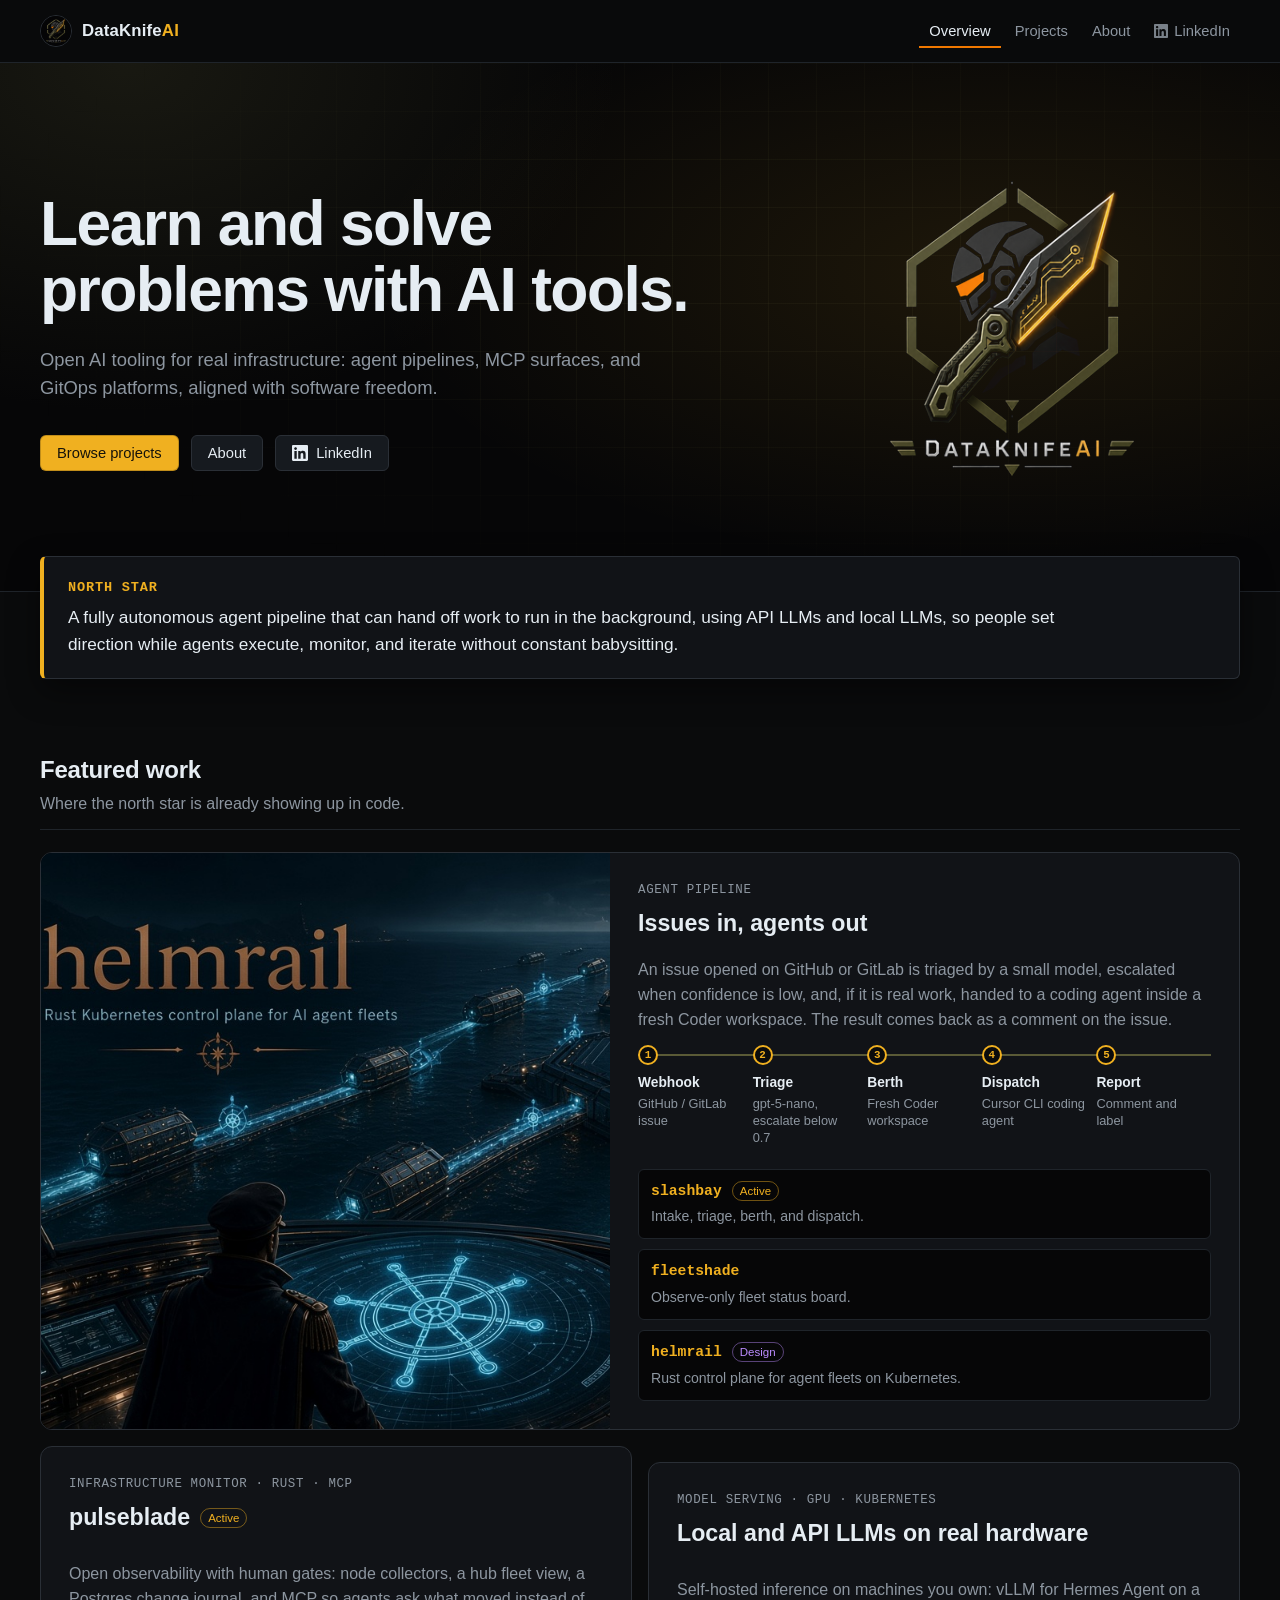
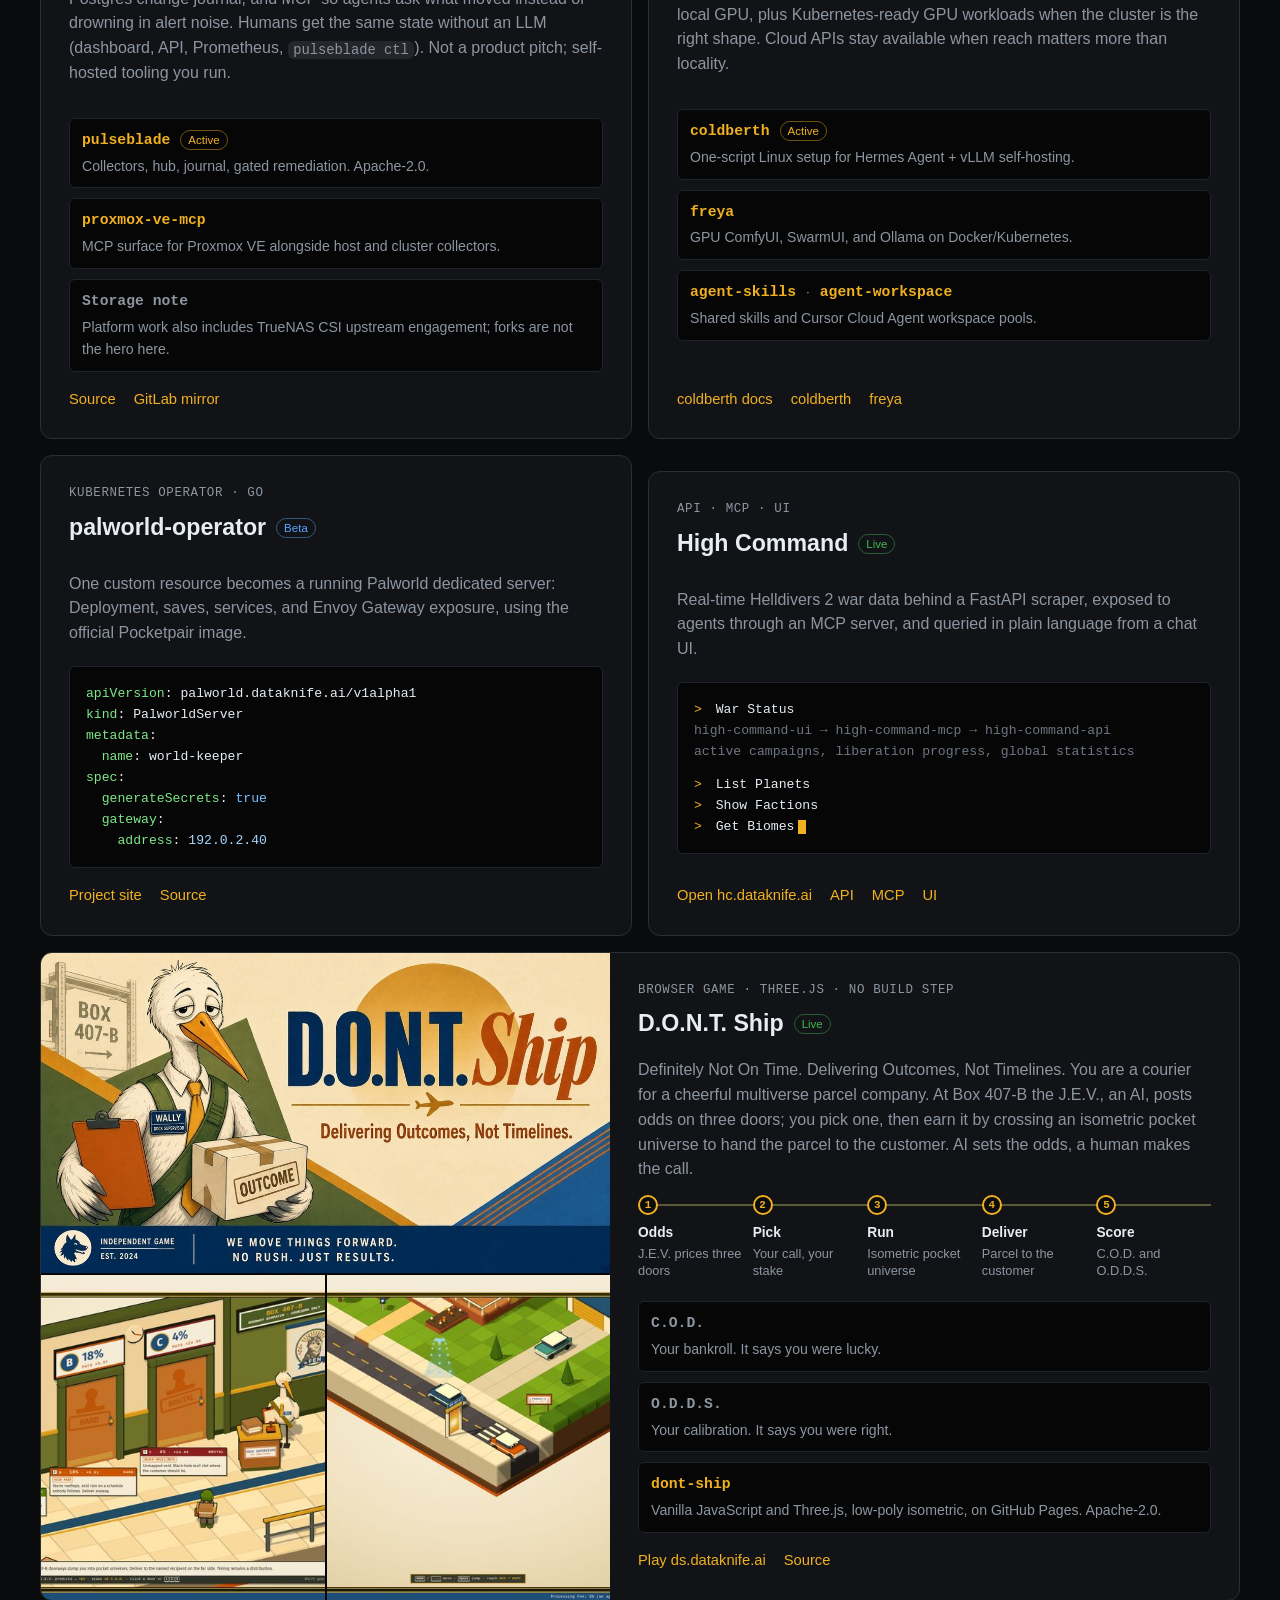
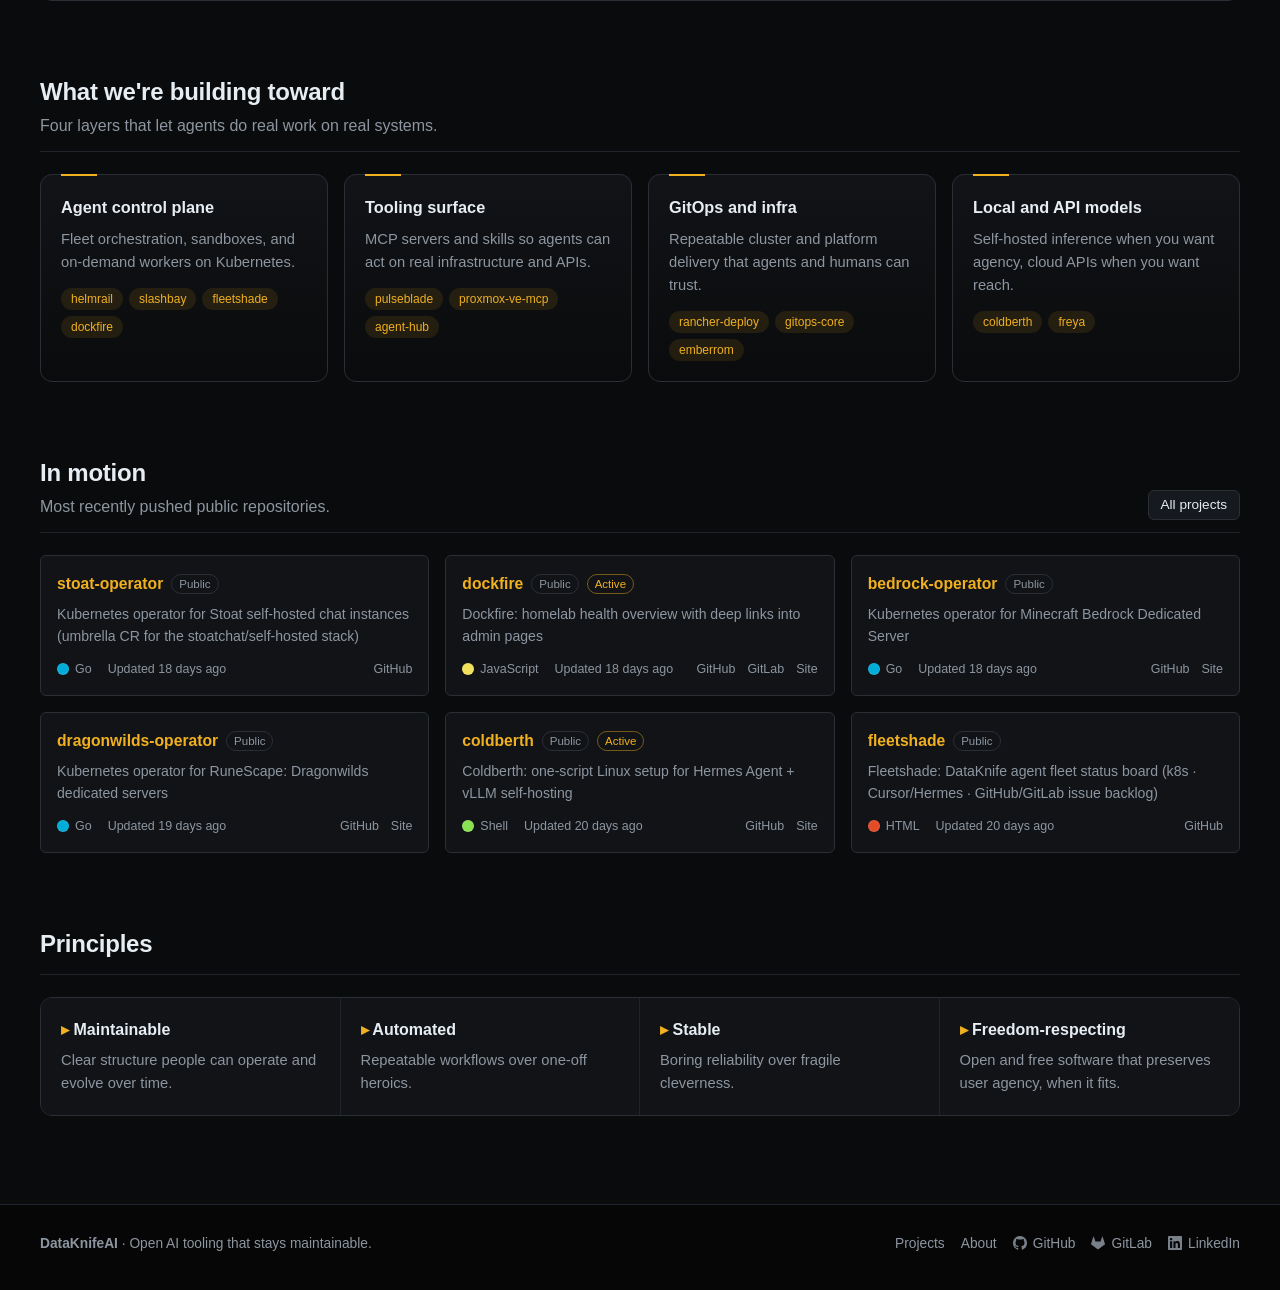
<file: index.html>
<!DOCTYPE html>
<html lang="en">
  <head>
    <meta charset="utf-8" />
    <meta name="viewport" content="width=device-width, initial-scale=1" />
    <title>DataKnifeAI: AI tools that stay maintainable</title>
    <meta
      name="description"
      content="DataKnifeAI learns and solves problems with AI tools, built to stay maintainable through automation and aligned with software freedom."
    />
    <meta name="theme-color" content="#0a0b0c" />
    <link rel="icon" href="assets/favicon.svg" type="image/svg+xml" />
    <link rel="icon" href="assets/favicon-32.png" type="image/png" sizes="32x32" />
    <link rel="apple-touch-icon" href="assets/apple-touch-icon.png" sizes="180x180" />

    <link rel="canonical" href="https://dataknife.ai/" />
    <meta property="og:title" content="DataKnifeAI" />
    <meta
      property="og:description"
      content="Learn and solve problems with AI tools, built to stay maintainable through automation and aligned with software freedom."
    />
    <meta property="og:url" content="https://dataknife.ai/" />
    <meta property="og:image" content="https://dataknife.ai/assets/og.jpg" />
    <meta property="og:type" content="website" />
    <meta name="twitter:card" content="summary_large_image" />
    <link rel="stylesheet" href="styles.css" />
  </head>
  <body>
    <a class="skip" href="#main">Skip to content</a>

    <header class="site-header">
      <div class="wrap header-row">
        <a class="brand" href="./">
          <img src="assets/dataknifeai-logo-384.png" alt="" width="32" height="32" />
          <span>DataKnife<em>AI</em></span>
        </a>
        <nav class="site-nav" aria-label="Primary">
          <a href="./" aria-current="page">Overview</a>
          <a href="projects.html">Projects</a>
          <a href="about.html">About</a>
          <a href="https://www.linkedin.com/in/lee-chapman-583ab796" target="_blank" rel="noopener noreferrer">
            <svg aria-hidden="true" viewBox="0 0 24 24" width="14" height="14"><path fill="currentColor" d="M20.447 20.452h-3.554v-5.569c0-1.328-.027-3.037-1.852-3.037-1.853 0-2.136 1.445-2.136 2.939v5.667H9.351V9h3.414v1.561h.046c.477-.9 1.637-1.85 3.37-1.85 3.601 0 4.267 2.37 4.267 5.455v6.286zM5.337 7.433c-1.144 0-2.063-.926-2.063-2.065 0-1.138.92-2.063 2.063-2.063 1.14 0 2.064.925 2.064 2.063 0 1.139-.925 2.065-2.064 2.065zm1.782 13.019H3.555V9h3.564v11.452zM22.225 0H1.771C.792 0 0 .774 0 1.729v20.542C0 23.227.792 24 1.771 24h20.451C23.2 24 24 23.227 24 22.271V1.729C24 .774 23.2 0 22.222 0h.003z"/></svg>
            LinkedIn
          </a>
        </nav>
      </div>
    </header>

    <main id="main">
      <section class="hero">
        <div class="wrap hero-grid">
          <div class="hero-copy">
            <h1>Learn and solve problems with AI tools.</h1>
            <p class="lede">
              Open AI tooling for real infrastructure: agent pipelines, MCP surfaces, and GitOps
              platforms, aligned with software freedom.
            </p>
            <div class="actions">
              <a class="btn btn-primary" href="projects.html">Browse projects</a>
              <a class="btn" href="about.html">About</a>
              <a class="btn" href="https://www.linkedin.com/in/lee-chapman-583ab796" target="_blank" rel="noopener noreferrer">
                <svg aria-hidden="true" viewBox="0 0 24 24" width="16" height="16"><path fill="currentColor" d="M20.447 20.452h-3.554v-5.569c0-1.328-.027-3.037-1.852-3.037-1.853 0-2.136 1.445-2.136 2.939v5.667H9.351V9h3.414v1.561h.046c.477-.9 1.637-1.85 3.37-1.85 3.601 0 4.267 2.37 4.267 5.455v6.286zM5.337 7.433c-1.144 0-2.063-.926-2.063-2.065 0-1.138.92-2.063 2.063-2.063 1.14 0 2.064.925 2.064 2.063 0 1.139-.925 2.065-2.064 2.065zm1.782 13.019H3.555V9h3.564v11.452zM22.225 0H1.771C.792 0 0 .774 0 1.729v20.542C0 23.227.792 24 1.771 24h20.451C23.2 24 24 23.227 24 22.271V1.729C24 .774 23.2 0 22.222 0h.003z"/></svg>
                LinkedIn
              </a>
            </div>
          </div>
          <figure class="hero-mark">
            <img src="assets/dataknifeai-logo-384.png" alt="DataKnifeAI logo: a circuit-edged data knife inside an olive hexagon" width="384" height="384" />
          </figure>
        </div>
      </section>

      <section class="wrap north-star" aria-labelledby="north-star-title">
        <div class="callout">
          <h2 id="north-star-title">North star</h2>
          <p>
            A fully autonomous agent pipeline that can hand off work to run in the background,
            using API LLMs and local LLMs, so people set direction while agents execute, monitor,
            and iterate without constant babysitting.
          </p>
        </div>
      </section>

      <section class="wrap section" aria-labelledby="featured-title">
        <header class="section-head">
          <h2 id="featured-title">Featured work</h2>
          <p>Where the north star is already showing up in code.</p>
        </header>

        <article class="feature feature-lead">
          <div class="feature-media">
            <img src="assets/helmrail.jpg" alt="Helmrail concept art: a control plane rail directing a fleet of agent vessels" width="1200" height="800" loading="lazy" />
          </div>
          <div class="feature-body">
            <p class="feature-kicker">Agent pipeline</p>
            <h3>Issues in, agents out</h3>
            <p>
              An issue opened on GitHub or GitLab is triaged by a small model, escalated when
              confidence is low, and, if it is real work, handed to a coding agent inside a fresh
              Coder workspace. The result comes back as a comment on the issue.
            </p>
            <ol class="pipeline" aria-label="Pipeline stages">
              <li><span>Webhook</span>GitHub / GitLab issue</li>
              <li><span>Triage</span>gpt-5-nano, escalate below 0.7</li>
              <li><span>Berth</span>Fresh Coder workspace</li>
              <li><span>Dispatch</span>Cursor CLI coding agent</li>
              <li><span>Report</span>Comment and label</li>
            </ol>
            <ul class="repo-trio">
              <li>
                <a href="https://github.com/DataKnifeAI/slashbay" target="_blank" rel="noopener noreferrer">slashbay</a>
                <span class="status status-active">Active</span>
                <p>Intake, triage, berth, and dispatch.</p>
              </li>
              <li>
                <a href="https://github.com/DataKnifeAI/fleetshade" target="_blank" rel="noopener noreferrer">fleetshade</a>
                <p>Observe-only fleet status board.</p>
              </li>
              <li>
                <a href="https://github.com/DataKnifeAI/helmrail" target="_blank" rel="noopener noreferrer">helmrail</a>
                <span class="status status-design">Design</span>
                <p>Rust control plane for agent fleets on Kubernetes.</p>
              </li>
            </ul>
          </div>
        </article>

        <div class="feature-pair feature-pair-infra">
          <article class="feature">
            <div class="feature-body">
              <p class="feature-kicker">Infrastructure monitor · Rust · MCP</p>
              <h3>
                <a href="https://github.com/DataKnifeAI/pulseblade" target="_blank" rel="noopener noreferrer">pulseblade</a>
                <span class="status status-active">Active</span>
              </h3>
              <p>
                Open observability with human gates: node collectors, a hub fleet view, a Postgres
                change journal, and MCP so agents ask what moved instead of drowning in alert noise.
                Humans get the same state without an LLM (dashboard, API, Prometheus,
                <code>pulseblade ctl</code>). Not a product pitch; self-hosted tooling you run.
              </p>
              <ul class="repo-trio">
                <li>
                  <a href="https://github.com/DataKnifeAI/pulseblade" target="_blank" rel="noopener noreferrer">pulseblade</a>
                  <span class="status status-active">Active</span>
                  <p>Collectors, hub, journal, gated remediation. Apache-2.0.</p>
                </li>
                <li>
                  <a href="https://github.com/DataKnifeAI/proxmox-ve-mcp" target="_blank" rel="noopener noreferrer">proxmox-ve-mcp</a>
                  <p>MCP surface for Proxmox VE alongside host and cluster collectors.</p>
                </li>
                <li>
                  <span class="repo-muted">Storage note</span>
                  <p>
                    Platform work also includes TrueNAS CSI upstream engagement; forks are not the
                    hero here.
                  </p>
                </li>
              </ul>
              <p class="feature-links">
                <a href="https://github.com/DataKnifeAI/pulseblade" target="_blank" rel="noopener noreferrer">Source</a>
                <a href="https://gitlab.com/dk-raas/dkai/pulseblade" target="_blank" rel="noopener noreferrer">GitLab mirror</a>
              </p>
            </div>
          </article>

          <article class="feature">
            <div class="feature-body">
              <p class="feature-kicker">Model serving · GPU · Kubernetes</p>
              <h3>Local and API LLMs on real hardware</h3>
              <p>
                Self-hosted inference on machines you own: vLLM for Hermes Agent on a local GPU,
                plus Kubernetes-ready GPU workloads when the cluster is the right shape. Cloud APIs
                stay available when reach matters more than locality.
              </p>
              <ul class="repo-trio">
                <li>
                  <a href="https://github.com/DataKnifeAI/coldberth" target="_blank" rel="noopener noreferrer">coldberth</a>
                  <span class="status status-active">Active</span>
                  <p>One-script Linux setup for Hermes Agent + vLLM self-hosting.</p>
                </li>
                <li>
                  <a href="https://github.com/DataKnifeAI/freya" target="_blank" rel="noopener noreferrer">freya</a>
                  <p>GPU ComfyUI, SwarmUI, and Ollama on Docker/Kubernetes.</p>
                </li>
                <li>
                  <a href="https://github.com/DataKnifeAI/agent-skills" target="_blank" rel="noopener noreferrer">agent-skills</a>
                  <span class="muted-sep">·</span>
                  <a href="https://github.com/DataKnifeAI/agent-workspace" target="_blank" rel="noopener noreferrer">agent-workspace</a>
                  <p>Shared skills and Cursor Cloud Agent workspace pools.</p>
                </li>
              </ul>
              <p class="feature-links">
                <a href="https://dataknifeai.github.io/coldberth/" target="_blank" rel="noopener noreferrer">coldberth docs</a>
                <a href="https://github.com/DataKnifeAI/coldberth" target="_blank" rel="noopener noreferrer">coldberth</a>
                <a href="https://github.com/DataKnifeAI/freya" target="_blank" rel="noopener noreferrer">freya</a>
              </p>
            </div>
          </article>
        </div>

        <div class="feature-pair">
          <article class="feature">
            <div class="feature-body">
              <p class="feature-kicker">Kubernetes operator · Go</p>
              <h3>
                <a href="https://github.com/DataKnifeAI/palworld-operator" target="_blank" rel="noopener noreferrer">palworld-operator</a>
                <span class="status status-beta">Beta</span>
              </h3>
              <p>
                One custom resource becomes a running Palworld dedicated server: Deployment, saves,
                services, and Envoy Gateway exposure, using the official Pocketpair image.
              </p>
              <pre class="code" aria-label="Example PalworldServer resource"><code><span class="k">apiVersion</span>: palworld.dataknife.ai/v1alpha1
<span class="k">kind</span>: PalworldServer
<span class="k">metadata</span>:
  <span class="k">name</span>: world-keeper
<span class="k">spec</span>:
  <span class="k">generateSecrets</span>: <span class="v">true</span>
  <span class="k">gateway</span>:
    <span class="k">address</span>: <span class="s">192.0.2.40</span></code></pre>
              <p class="feature-links">
                <a href="https://dataknifeai.github.io/palworld-operator/" target="_blank" rel="noopener noreferrer">Project site</a>
                <a href="https://github.com/DataKnifeAI/palworld-operator" target="_blank" rel="noopener noreferrer">Source</a>
              </p>
            </div>
          </article>

          <article class="feature">
            <div class="feature-body">
              <p class="feature-kicker">API · MCP · UI</p>
              <h3>
                <a href="https://hc.dataknife.ai/" target="_blank" rel="noopener noreferrer">High Command</a>
                <span class="status status-live">Live</span>
              </h3>
              <p>
                Real-time Helldivers 2 war data behind a FastAPI scraper, exposed to agents through
                an MCP server, and queried in plain language from a chat UI.
              </p>
              <div class="terminal" aria-label="Example High Command prompt">
                <p><span class="prompt">&gt;</span> War Status</p>
                <p class="dim">high-command-ui → high-command-mcp → high-command-api</p>
                <p class="dim">active campaigns, liberation progress, global statistics</p>
                <p class="gap"><span class="prompt">&gt;</span> List Planets</p>
                <p><span class="prompt">&gt;</span> Show Factions</p>
                <p><span class="prompt">&gt;</span> Get Biomes<span class="cursor" aria-hidden="true"></span></p>
              </div>
              <p class="feature-links">
                <a href="https://hc.dataknife.ai/" target="_blank" rel="noopener noreferrer">Open hc.dataknife.ai</a>
                <a href="https://github.com/DataKnifeAI/high-command-api" target="_blank" rel="noopener noreferrer">API</a>
                <a href="https://github.com/DataKnifeAI/high-command-mcp" target="_blank" rel="noopener noreferrer">MCP</a>
                <a href="https://github.com/DataKnifeAI/high-command-ui" target="_blank" rel="noopener noreferrer">UI</a>
              </p>
            </div>
          </article>
        </div>

        <article class="feature feature-lead">
          <div class="feature-media feature-media-stack">
            <img src="assets/dont-ship.jpg" alt="D.O.N.T. Ship poster: Wally the stork, Dock Supervisor at Box 407-B, holding a parcel marked Outcome" width="1120" height="630" loading="lazy" />
            <img src="assets/dont-ship-hub.jpg" alt="Box 407-B hub: three doors with J.E.V. odds of 78, 18, and 4 percent" width="800" height="450" loading="lazy" />
            <img src="assets/dont-ship-run.jpg" alt="Isometric courier run through a low-poly suburban pocket universe" width="800" height="450" loading="lazy" />
          </div>
          <div class="feature-body">
            <p class="feature-kicker">Browser game · Three.js · No build step</p>
            <h3>
              <a href="https://ds.dataknife.ai/" target="_blank" rel="noopener noreferrer">D.O.N.T. Ship</a>
              <span class="status status-live">Live</span>
            </h3>
            <p>
              Definitely Not On Time. Delivering Outcomes, Not Timelines. You are a courier for a
              cheerful multiverse parcel company. At Box 407-B the J.E.V., an AI, posts odds on three
              doors; you pick one, then earn it by crossing an isometric pocket universe to hand the
              parcel to the customer. AI sets the odds, a human makes the call.
            </p>
            <ol class="pipeline" aria-label="Delivery loop">
              <li><span>Odds</span>J.E.V. prices three doors</li>
              <li><span>Pick</span>Your call, your stake</li>
              <li><span>Run</span>Isometric pocket universe</li>
              <li><span>Deliver</span>Parcel to the customer</li>
              <li><span>Score</span>C.O.D. and O.D.D.S.</li>
            </ol>
            <ul class="repo-trio">
              <li>
                <span class="repo-muted">C.O.D.</span>
                <p>Your bankroll. It says you were lucky.</p>
              </li>
              <li>
                <span class="repo-muted">O.D.D.S.</span>
                <p>Your calibration. It says you were right.</p>
              </li>
              <li>
                <a href="https://github.com/DataKnifeAI/dont-ship" target="_blank" rel="noopener noreferrer">dont-ship</a>
                <p>Vanilla JavaScript and Three.js, low-poly isometric, on GitHub Pages. Apache-2.0.</p>
              </li>
            </ul>
            <p class="feature-links">
              <a href="https://ds.dataknife.ai/" target="_blank" rel="noopener noreferrer">Play ds.dataknife.ai</a>
              <a href="https://github.com/DataKnifeAI/dont-ship" target="_blank" rel="noopener noreferrer">Source</a>
            </p>
          </div>
        </article>
      </section>

      <section class="wrap section" aria-labelledby="layers-title">
        <header class="section-head">
          <h2 id="layers-title">What we're building toward</h2>
          <p>Four layers that let agents do real work on real systems.</p>
        </header>
        <div class="layers">
          <article>
            <h3>Agent control plane</h3>
            <p>Fleet orchestration, sandboxes, and on-demand workers on Kubernetes.</p>
            <p class="layer-repos"><a href="https://github.com/DataKnifeAI/helmrail" target="_blank" rel="noopener noreferrer">helmrail</a> <a href="https://github.com/DataKnifeAI/slashbay" target="_blank" rel="noopener noreferrer">slashbay</a> <a href="https://github.com/DataKnifeAI/fleetshade" target="_blank" rel="noopener noreferrer">fleetshade</a> <a href="https://github.com/DataKnifeAI/dockfire" target="_blank" rel="noopener noreferrer">dockfire</a></p>
          </article>
          <article>
            <h3>Tooling surface</h3>
            <p>MCP servers and skills so agents can act on real infrastructure and APIs.</p>
            <p class="layer-repos"><a href="https://github.com/DataKnifeAI/pulseblade" target="_blank" rel="noopener noreferrer">pulseblade</a> <a href="https://github.com/DataKnifeAI/proxmox-ve-mcp" target="_blank" rel="noopener noreferrer">proxmox-ve-mcp</a> <a href="https://github.com/DataKnifeAI/agent-hub" target="_blank" rel="noopener noreferrer">agent-hub</a></p>
          </article>
          <article>
            <h3>GitOps and infra</h3>
            <p>Repeatable cluster and platform delivery that agents and humans can trust.</p>
            <p class="layer-repos"><a href="https://github.com/DataKnifeAI/rancher-deploy" target="_blank" rel="noopener noreferrer">rancher-deploy</a> <a href="https://github.com/DataKnifeAI/gitops-core" target="_blank" rel="noopener noreferrer">gitops-core</a> <a href="https://github.com/DataKnifeAI/emberrom" target="_blank" rel="noopener noreferrer">emberrom</a></p>
          </article>
          <article>
            <h3>Local and API models</h3>
            <p>Self-hosted inference when you want agency, cloud APIs when you want reach.</p>
            <p class="layer-repos"><a href="https://github.com/DataKnifeAI/coldberth" target="_blank" rel="noopener noreferrer">coldberth</a> <a href="https://github.com/DataKnifeAI/freya" target="_blank" rel="noopener noreferrer">freya</a></p>
          </article>
        </div>
      </section>

      <section class="wrap section" aria-labelledby="motion-title">
        <header class="section-head section-head-row">
          <div>
            <h2 id="motion-title">In motion</h2>
            <p>Most recently pushed public repositories.</p>
          </div>
          <a class="btn btn-small" href="projects.html">All projects</a>
        </header>
        <div class="repo-grid" id="recent" aria-live="polite">
          <p class="muted">Loading recent activity…</p>
        </div>
      </section>

      <section class="wrap section" aria-labelledby="principles-title">
        <header class="section-head">
          <h2 id="principles-title">Principles</h2>
        </header>
        <dl class="principles">
          <div><dt>Maintainable</dt><dd>Clear structure people can operate and evolve over time.</dd></div>
          <div><dt>Automated</dt><dd>Repeatable workflows over one-off heroics.</dd></div>
          <div><dt>Stable</dt><dd>Boring reliability over fragile cleverness.</dd></div>
          <div><dt>Freedom-respecting</dt><dd>Open and free software that preserves user agency, when it fits.</dd></div>
        </dl>
      </section>
    </main>

    <footer class="site-footer">
      <div class="wrap footer-row">
        <p>
          <strong>DataKnifeAI</strong> · Open AI tooling that stays maintainable.
        </p>
        <p class="footer-links">
          <a href="projects.html">Projects</a>
          <a href="about.html">About</a>
          <a href="https://github.com/DataKnifeAI" target="_blank" rel="noopener noreferrer">
            <svg aria-hidden="true" viewBox="0 0 16 16" width="14" height="14"><path fill="currentColor" d="M8 0c4.42 0 8 3.58 8 8a8.013 8.013 0 0 1-5.45 7.59c-.4.08-.55-.17-.55-.38 0-.27.01-1.13.01-2.2 0-.75-.25-1.23-.54-1.48 1.78-.2 3.65-.88 3.65-3.95 0-.88-.31-1.59-.82-2.15.08-.2.36-1.02-.08-2.12 0 0-.67-.22-2.2.82-.64-.18-1.32-.27-2-.27-.68 0-1.36.09-2 .27-1.53-1.03-2.2-.82-2.2-.82-.44 1.1-.16 1.92-.08 2.12-.51.56-.82 1.28-.82 2.15 0 3.06 1.86 3.75 3.64 3.95-.23.2-.44.55-.51 1.07-.46.21-1.61.55-2.33-.66-.15-.24-.6-.83-1.23-.82-.67.01-.27.38.01.53.34.19.73.9.82 1.13.16.45.68 1.31 2.69.94 0 .67.01 1.3.01 1.49 0 .21-.15.45-.55.38A7.995 7.995 0 0 1 0 8c0-4.42 3.58-8 8-8Z"/></svg>
            GitHub
          </a>
          <a href="https://gitlab.com/dk-raas/dkai" target="_blank" rel="noopener noreferrer">
            <svg aria-hidden="true" viewBox="0 0 24 24" width="14" height="14"><path fill="currentColor" d="M23.955 13.587l-1.342-4.135-2.664-8.189a.455.455 0 0 0-.867 0L16.418 9.45H7.582L4.918 1.263a.455.455 0 0 0-.867 0L1.386 9.452.044 13.587a.924.924 0 0 0 .331 1.023L12 23.054l11.625-8.443a.92.92 0 0 0 .33-1.024"/></svg>
            GitLab
          </a>
          <a href="https://www.linkedin.com/in/lee-chapman-583ab796" target="_blank" rel="noopener noreferrer">
            <svg aria-hidden="true" viewBox="0 0 24 24" width="14" height="14"><path fill="currentColor" d="M20.447 20.452h-3.554v-5.569c0-1.328-.027-3.037-1.852-3.037-1.853 0-2.136 1.445-2.136 2.939v5.667H9.351V9h3.414v1.561h.046c.477-.9 1.637-1.85 3.37-1.85 3.601 0 4.267 2.37 4.267 5.455v6.286zM5.337 7.433c-1.144 0-2.063-.926-2.063-2.065 0-1.138.92-2.063 2.063-2.063 1.14 0 2.064.925 2.064 2.063 0 1.139-.925 2.065-2.064 2.065zm1.782 13.019H3.555V9h3.564v11.452zM22.225 0H1.771C.792 0 0 .774 0 1.729v20.542C0 23.227.792 24 1.771 24h20.451C23.2 24 24 23.227 24 22.271V1.729C24 .774 23.2 0 22.222 0h.003z"/></svg>
            LinkedIn
          </a>
        </p>
      </div>
    </footer>

    <script src="shared.js"></script>
    <script src="home.js"></script>
  </body>
</html>
</file>
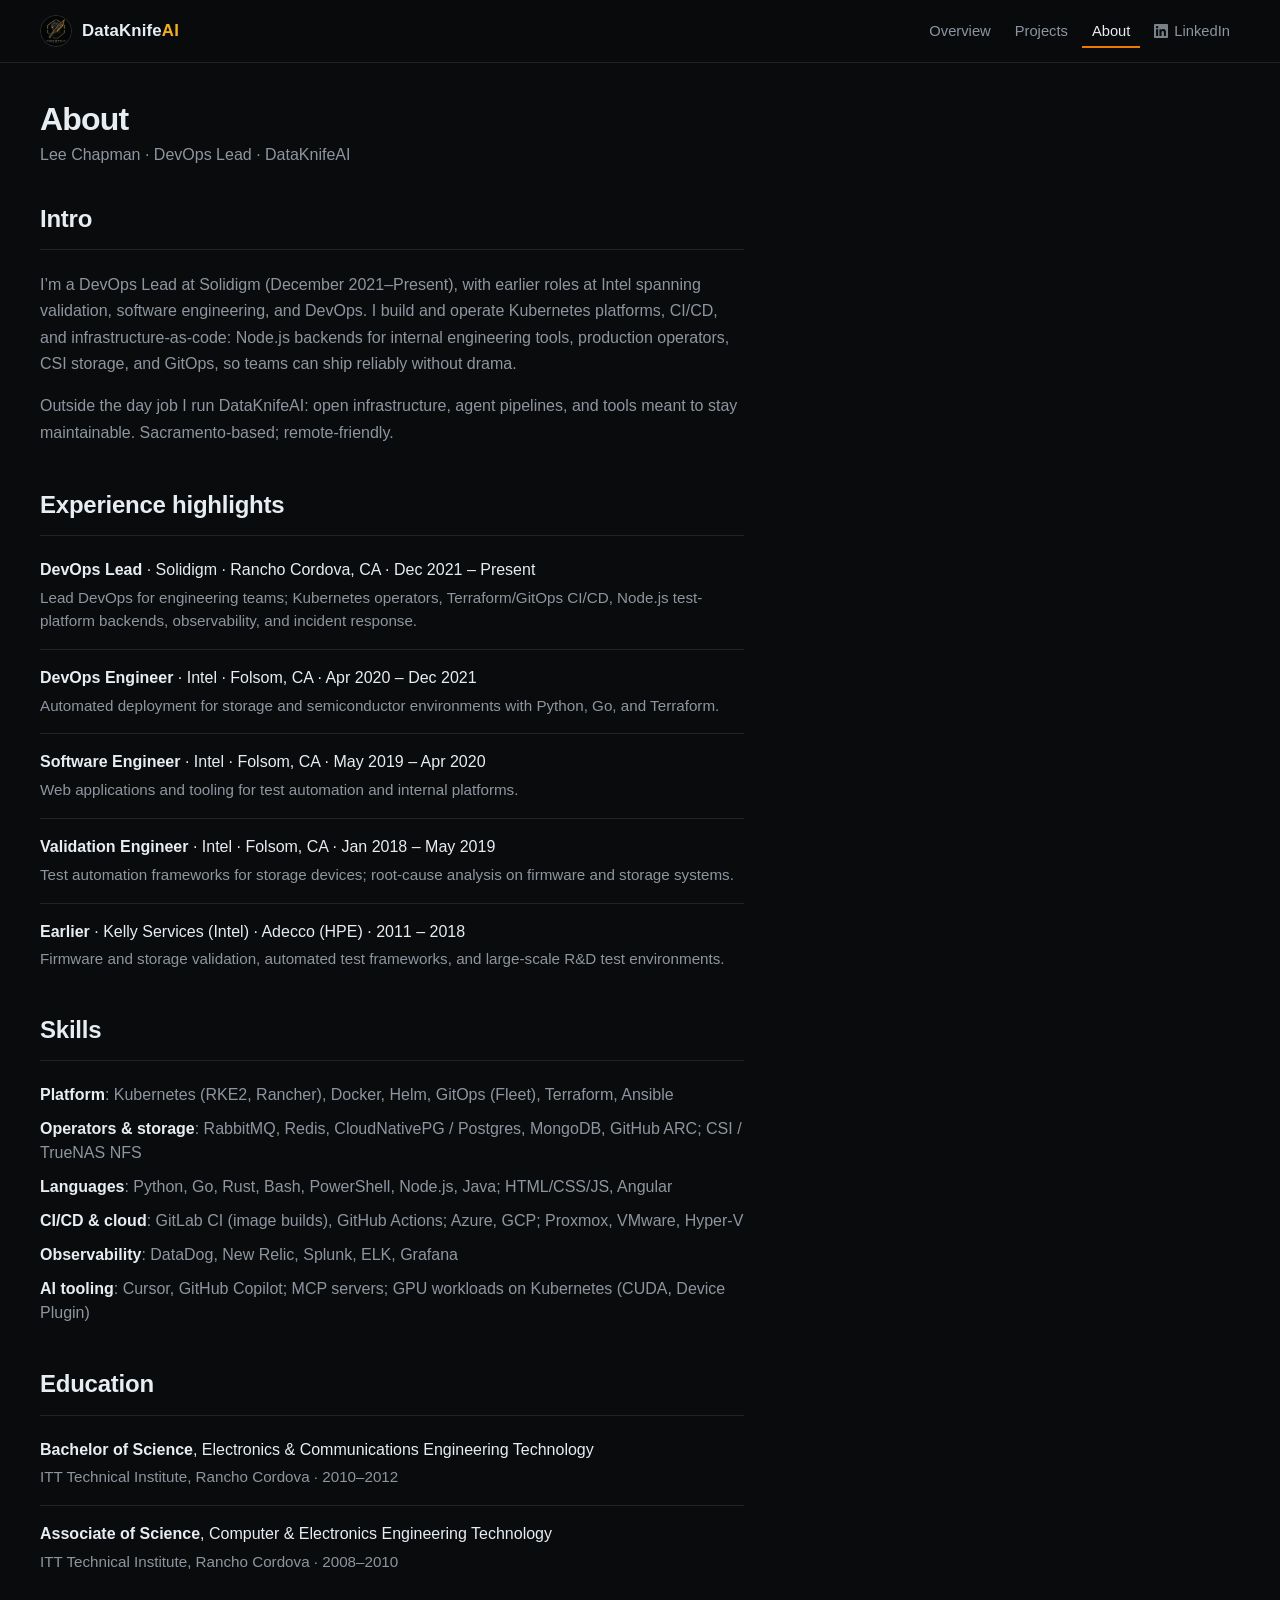
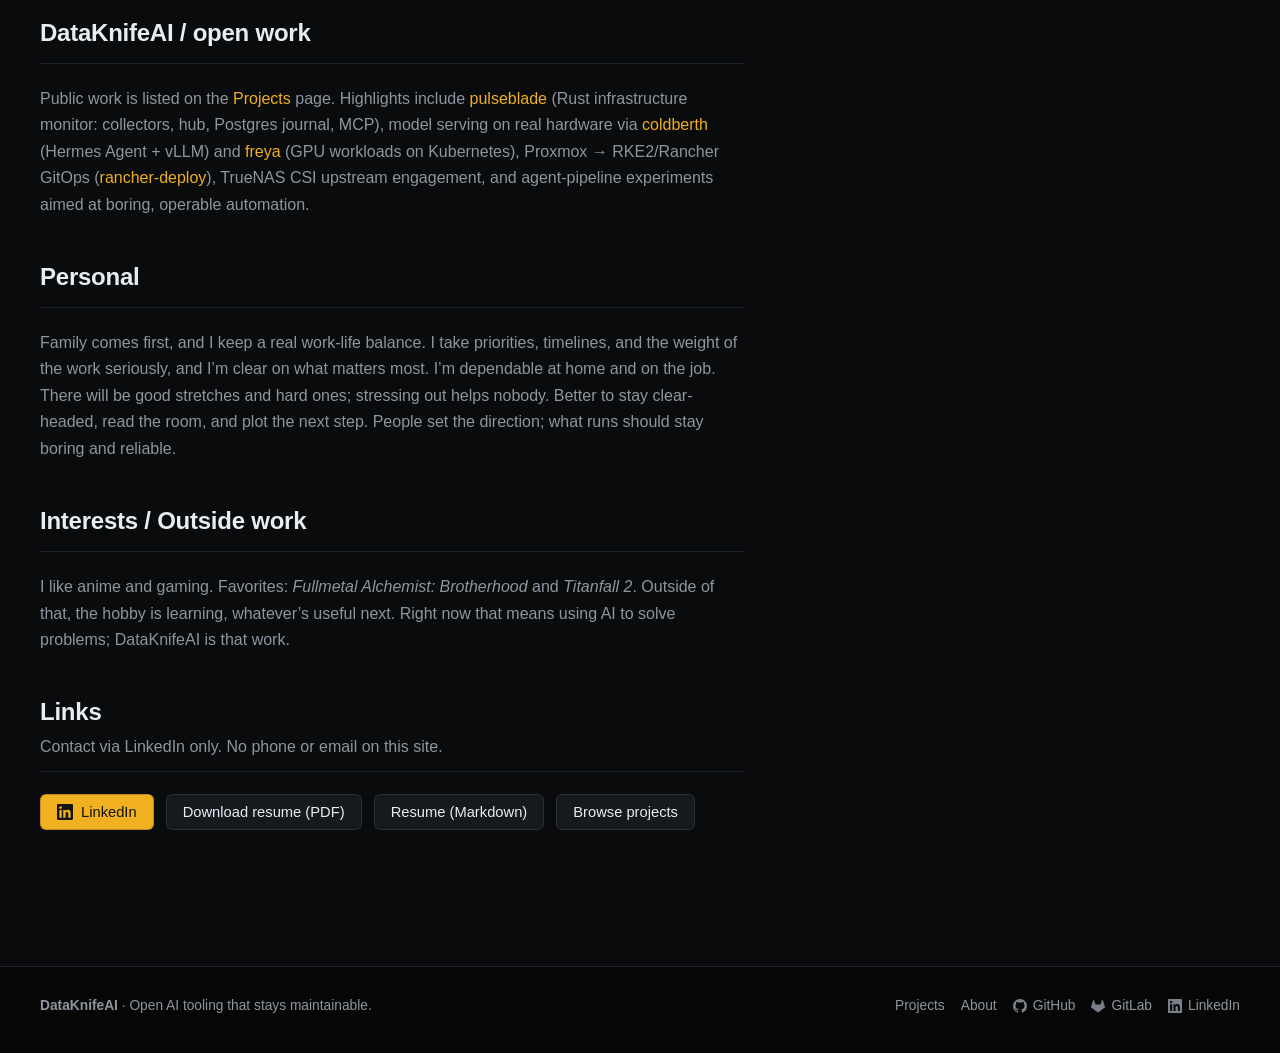
<file: about.html>
<!DOCTYPE html>
<html lang="en">
  <head>
    <meta charset="utf-8" />
    <meta name="viewport" content="width=device-width, initial-scale=1" />
    <title>About · DataKnifeAI</title>
    <meta
      name="description"
      content="Lee Chapman, DevOps Lead at Solidigm. Kubernetes, GitOps, CSI, and open infrastructure under DataKnifeAI."
    />
    <meta name="theme-color" content="#0a0b0c" />
    <link rel="icon" href="assets/favicon.svg" type="image/svg+xml" />
    <link rel="icon" href="assets/favicon-32.png" type="image/png" sizes="32x32" />
    <link rel="apple-touch-icon" href="assets/apple-touch-icon.png" sizes="180x180" />

    <link rel="canonical" href="https://dataknife.ai/about.html" />
    <meta property="og:title" content="About · DataKnifeAI" />
    <meta
      property="og:description"
      content="Lee Chapman, DevOps Lead. Platform engineering, Kubernetes, and DataKnifeAI open work."
    />
    <meta property="og:url" content="https://dataknife.ai/about.html" />
    <meta property="og:image" content="https://dataknife.ai/assets/og.jpg" />
    <link rel="stylesheet" href="styles.css" />
  </head>
  <body>
    <a class="skip" href="#main">Skip to content</a>

    <header class="site-header">
      <div class="wrap header-row">
        <a class="brand" href="./">
          <img src="assets/dataknifeai-logo-384.png" alt="" width="32" height="32" />
          <span>DataKnife<em>AI</em></span>
        </a>
        <nav class="site-nav" aria-label="Primary">
          <a href="./">Overview</a>
          <a href="projects.html">Projects</a>
          <a href="about.html" aria-current="page">About</a>
          <a href="https://www.linkedin.com/in/lee-chapman-583ab796" target="_blank" rel="noopener noreferrer">
            <svg aria-hidden="true" viewBox="0 0 24 24" width="14" height="14"><path fill="currentColor" d="M20.447 20.452h-3.554v-5.569c0-1.328-.027-3.037-1.852-3.037-1.853 0-2.136 1.445-2.136 2.939v5.667H9.351V9h3.414v1.561h.046c.477-.9 1.637-1.85 3.37-1.85 3.601 0 4.267 2.37 4.267 5.455v6.286zM5.337 7.433c-1.144 0-2.063-.926-2.063-2.065 0-1.138.92-2.063 2.063-2.063 1.14 0 2.064.925 2.064 2.063 0 1.139-.925 2.065-2.064 2.065zm1.782 13.019H3.555V9h3.564v11.452zM22.225 0H1.771C.792 0 0 .774 0 1.729v20.542C0 23.227.792 24 1.771 24h20.451C23.2 24 24 23.227 24 22.271V1.729C24 .774 23.2 0 22.222 0h.003z"/></svg>
            LinkedIn
          </a>
        </nav>
      </div>
    </header>

    <main id="main" class="wrap about-page">
      <header class="page-head">
        <h1>About</h1>
        <p class="muted">Lee Chapman · DevOps Lead · DataKnifeAI</p>
      </header>

      <section class="section about-section" aria-labelledby="intro-title">
        <header class="section-head">
          <h2 id="intro-title">Intro</h2>
        </header>
        <div class="about-prose">
          <p>
            I’m a DevOps Lead at Solidigm (December 2021–Present), with earlier roles at Intel
            spanning validation, software engineering, and DevOps. I build and operate Kubernetes
            platforms, CI/CD, and infrastructure-as-code: Node.js backends for internal engineering
            tools, production operators, CSI storage, and GitOps, so teams can ship reliably without
            drama.
          </p>
          <p>
            Outside the day job I run DataKnifeAI: open infrastructure, agent pipelines, and
            tools meant to stay maintainable. Sacramento-based; remote-friendly.
          </p>
        </div>
      </section>

      <section class="section about-section" aria-labelledby="experience-title">
        <header class="section-head">
          <h2 id="experience-title">Experience highlights</h2>
        </header>
        <ul class="about-timeline">
          <li>
            <strong>DevOps Lead</strong> · Solidigm · Rancho Cordova, CA · Dec 2021 – Present
            <span>Lead DevOps for engineering teams; Kubernetes operators, Terraform/GitOps CI/CD, Node.js test-platform backends, observability, and incident response.</span>
          </li>
          <li>
            <strong>DevOps Engineer</strong> · Intel · Folsom, CA · Apr 2020 – Dec 2021
            <span>Automated deployment for storage and semiconductor environments with Python, Go, and Terraform.</span>
          </li>
          <li>
            <strong>Software Engineer</strong> · Intel · Folsom, CA · May 2019 – Apr 2020
            <span>Web applications and tooling for test automation and internal platforms.</span>
          </li>
          <li>
            <strong>Validation Engineer</strong> · Intel · Folsom, CA · Jan 2018 – May 2019
            <span>Test automation frameworks for storage devices; root-cause analysis on firmware and storage systems.</span>
          </li>
          <li>
            <strong>Earlier</strong> · Kelly Services (Intel) · Adecco (HPE) · 2011 – 2018
            <span>Firmware and storage validation, automated test frameworks, and large-scale R&amp;D test environments.</span>
          </li>
        </ul>
      </section>

      <section class="section about-section" aria-labelledby="skills-title">
        <header class="section-head">
          <h2 id="skills-title">Skills</h2>
        </header>
        <ul class="about-skills">
          <li><strong>Platform</strong>: Kubernetes (RKE2, Rancher), Docker, Helm, GitOps (Fleet), Terraform, Ansible</li>
          <li><strong>Operators &amp; storage</strong>: RabbitMQ, Redis, CloudNativePG / Postgres, MongoDB, GitHub ARC; CSI / TrueNAS NFS</li>
          <li><strong>Languages</strong>: Python, Go, Rust, Bash, PowerShell, Node.js, Java; HTML/CSS/JS, Angular</li>
          <li><strong>CI/CD &amp; cloud</strong>: GitLab CI (image builds), GitHub Actions; Azure, GCP; Proxmox, VMware, Hyper-V</li>
          <li><strong>Observability</strong>: DataDog, New Relic, Splunk, ELK, Grafana</li>
          <li><strong>AI tooling</strong>: Cursor, GitHub Copilot; MCP servers; GPU workloads on Kubernetes (CUDA, Device Plugin)</li>
        </ul>
      </section>

      <section class="section about-section" aria-labelledby="education-title">
        <header class="section-head">
          <h2 id="education-title">Education</h2>
        </header>
        <ul class="about-edu">
          <li>
            <strong>Bachelor of Science</strong>, Electronics &amp; Communications Engineering Technology
            <span>ITT Technical Institute, Rancho Cordova · 2010–2012</span>
          </li>
          <li>
            <strong>Associate of Science</strong>, Computer &amp; Electronics Engineering Technology
            <span>ITT Technical Institute, Rancho Cordova · 2008–2010</span>
          </li>
        </ul>
      </section>

      <section class="section about-section" aria-labelledby="open-title">
        <header class="section-head">
          <h2 id="open-title">DataKnifeAI / open work</h2>
        </header>
        <div class="about-prose">
          <p>
            Public work is listed on the
            <a href="projects.html">Projects</a> page.
            Highlights include
            <a href="https://github.com/DataKnifeAI/pulseblade" target="_blank" rel="noopener noreferrer">pulseblade</a>
            (Rust infrastructure monitor: collectors, hub, Postgres journal, MCP),
            model serving on real hardware via
            <a href="https://github.com/DataKnifeAI/coldberth" target="_blank" rel="noopener noreferrer">coldberth</a>
            (Hermes Agent + vLLM) and
            <a href="https://github.com/DataKnifeAI/freya" target="_blank" rel="noopener noreferrer">freya</a>
            (GPU workloads on Kubernetes),
            Proxmox → RKE2/Rancher GitOps
            (<a href="https://github.com/DataKnifeAI/rancher-deploy" target="_blank" rel="noopener noreferrer">rancher-deploy</a>),
            TrueNAS CSI upstream engagement, and agent-pipeline experiments aimed at boring,
            operable automation.
          </p>
        </div>
      </section>

      <section class="section about-section" aria-labelledby="personal-title">
        <header class="section-head">
          <h2 id="personal-title">Personal</h2>
        </header>
        <div class="about-prose">
          <p>
            Family comes first, and I keep a real work-life balance. I take priorities,
            timelines, and the weight of the work seriously, and I’m clear on what matters
            most. I’m dependable at home and on the job. There will be good stretches and
            hard ones; stressing out helps nobody. Better to stay clear-headed, read the room,
            and plot the next step. People set the direction; what runs should stay boring
            and reliable.
          </p>
        </div>
      </section>

      <section class="section about-section" aria-labelledby="interests-title">
        <header class="section-head">
          <h2 id="interests-title">Interests / Outside work</h2>
        </header>
        <div class="about-prose">
          <p>
            I like anime and gaming. Favorites: <em>Fullmetal Alchemist: Brotherhood</em> and
            <em>Titanfall 2</em>. Outside of that, the hobby is learning, whatever’s useful next.
            Right now that means using AI to solve problems; DataKnifeAI is that work.
          </p>
        </div>
      </section>

      <section class="section about-section about-links" aria-labelledby="links-title">
        <header class="section-head">
          <h2 id="links-title">Links</h2>
          <p>Contact via LinkedIn only. No phone or email on this site.</p>
        </header>
        <div class="actions">
          <a class="btn btn-primary" href="https://www.linkedin.com/in/lee-chapman-583ab796" target="_blank" rel="noopener noreferrer">
            <svg aria-hidden="true" viewBox="0 0 24 24" width="16" height="16"><path fill="currentColor" d="M20.447 20.452h-3.554v-5.569c0-1.328-.027-3.037-1.852-3.037-1.853 0-2.136 1.445-2.136 2.939v5.667H9.351V9h3.414v1.561h.046c.477-.9 1.637-1.85 3.37-1.85 3.601 0 4.267 2.37 4.267 5.455v6.286zM5.337 7.433c-1.144 0-2.063-.926-2.063-2.065 0-1.138.92-2.063 2.063-2.063 1.14 0 2.064.925 2.064 2.063 0 1.139-.925 2.065-2.064 2.065zm1.782 13.019H3.555V9h3.564v11.452zM22.225 0H1.771C.792 0 0 .774 0 1.729v20.542C0 23.227.792 24 1.771 24h20.451C23.2 24 24 23.227 24 22.271V1.729C24 .774 23.2 0 22.222 0h.003z"/></svg>
            LinkedIn
          </a>
          <a class="btn" href="assets/resume.pdf" download="Lee_Chapman_Resume.pdf">
            Download resume (PDF)
          </a>
          <a class="btn" href="assets/resume.md" download="Lee_Chapman_Resume.md">
            Resume (Markdown)
          </a>
          <a class="btn" href="projects.html">Browse projects</a>
        </div>
      </section>
    </main>

    <footer class="site-footer">
      <div class="wrap footer-row">
        <p>
          <strong>DataKnifeAI</strong> · Open AI tooling that stays maintainable.
        </p>
        <p class="footer-links">
          <a href="projects.html">Projects</a>
          <a href="about.html">About</a>
          <a href="https://github.com/DataKnifeAI" target="_blank" rel="noopener noreferrer">
            <svg aria-hidden="true" viewBox="0 0 16 16" width="14" height="14"><path fill="currentColor" d="M8 0c4.42 0 8 3.58 8 8a8.013 8.013 0 0 1-5.45 7.59c-.4.08-.55-.17-.55-.38 0-.27.01-1.13.01-2.2 0-.75-.25-1.23-.54-1.48 1.78-.2 3.65-.88 3.65-3.95 0-.88-.31-1.59-.82-2.15.08-.2.36-1.02-.08-2.12 0 0-.67-.22-2.2.82-.64-.18-1.32-.27-2-.27-.68 0-1.36.09-2 .27-1.53-1.03-2.2-.82-2.2-.82-.44 1.1-.16 1.92-.08 2.12-.51.56-.82 1.28-.82 2.15 0 3.06 1.86 3.75 3.64 3.95-.23.2-.44.55-.51 1.07-.46.21-1.61.55-2.33-.66-.15-.24-.6-.83-1.23-.82-.67.01-.27.38.01.53.34.19.73.9.82 1.13.16.45.68 1.31 2.69.94 0 .67.01 1.3.01 1.49 0 .21-.15.45-.55.38A7.995 7.995 0 0 1 0 8c0-4.42 3.58-8 8-8Z"/></svg>
            GitHub
          </a>
          <a href="https://gitlab.com/dk-raas/dkai" target="_blank" rel="noopener noreferrer">
            <svg aria-hidden="true" viewBox="0 0 24 24" width="14" height="14"><path fill="currentColor" d="M23.955 13.587l-1.342-4.135-2.664-8.189a.455.455 0 0 0-.867 0L16.418 9.45H7.582L4.918 1.263a.455.455 0 0 0-.867 0L1.386 9.452.044 13.587a.924.924 0 0 0 .331 1.023L12 23.054l11.625-8.443a.92.92 0 0 0 .33-1.024"/></svg>
            GitLab
          </a>
          <a href="https://www.linkedin.com/in/lee-chapman-583ab796" target="_blank" rel="noopener noreferrer">
            <svg aria-hidden="true" viewBox="0 0 24 24" width="14" height="14"><path fill="currentColor" d="M20.447 20.452h-3.554v-5.569c0-1.328-.027-3.037-1.852-3.037-1.853 0-2.136 1.445-2.136 2.939v5.667H9.351V9h3.414v1.561h.046c.477-.9 1.637-1.85 3.37-1.85 3.601 0 4.267 2.37 4.267 5.455v6.286zM5.337 7.433c-1.144 0-2.063-.926-2.063-2.065 0-1.138.92-2.063 2.063-2.063 1.14 0 2.064.925 2.064 2.063 0 1.139-.925 2.065-2.064 2.065zm1.782 13.019H3.555V9h3.564v11.452zM22.225 0H1.771C.792 0 0 .774 0 1.729v20.542C0 23.227.792 24 1.771 24h20.451C23.2 24 24 23.227 24 22.271V1.729C24 .774 23.2 0 22.222 0h.003z"/></svg>
            LinkedIn
          </a>
        </p>
      </div>
    </footer>
  </body>
</html>
</file>
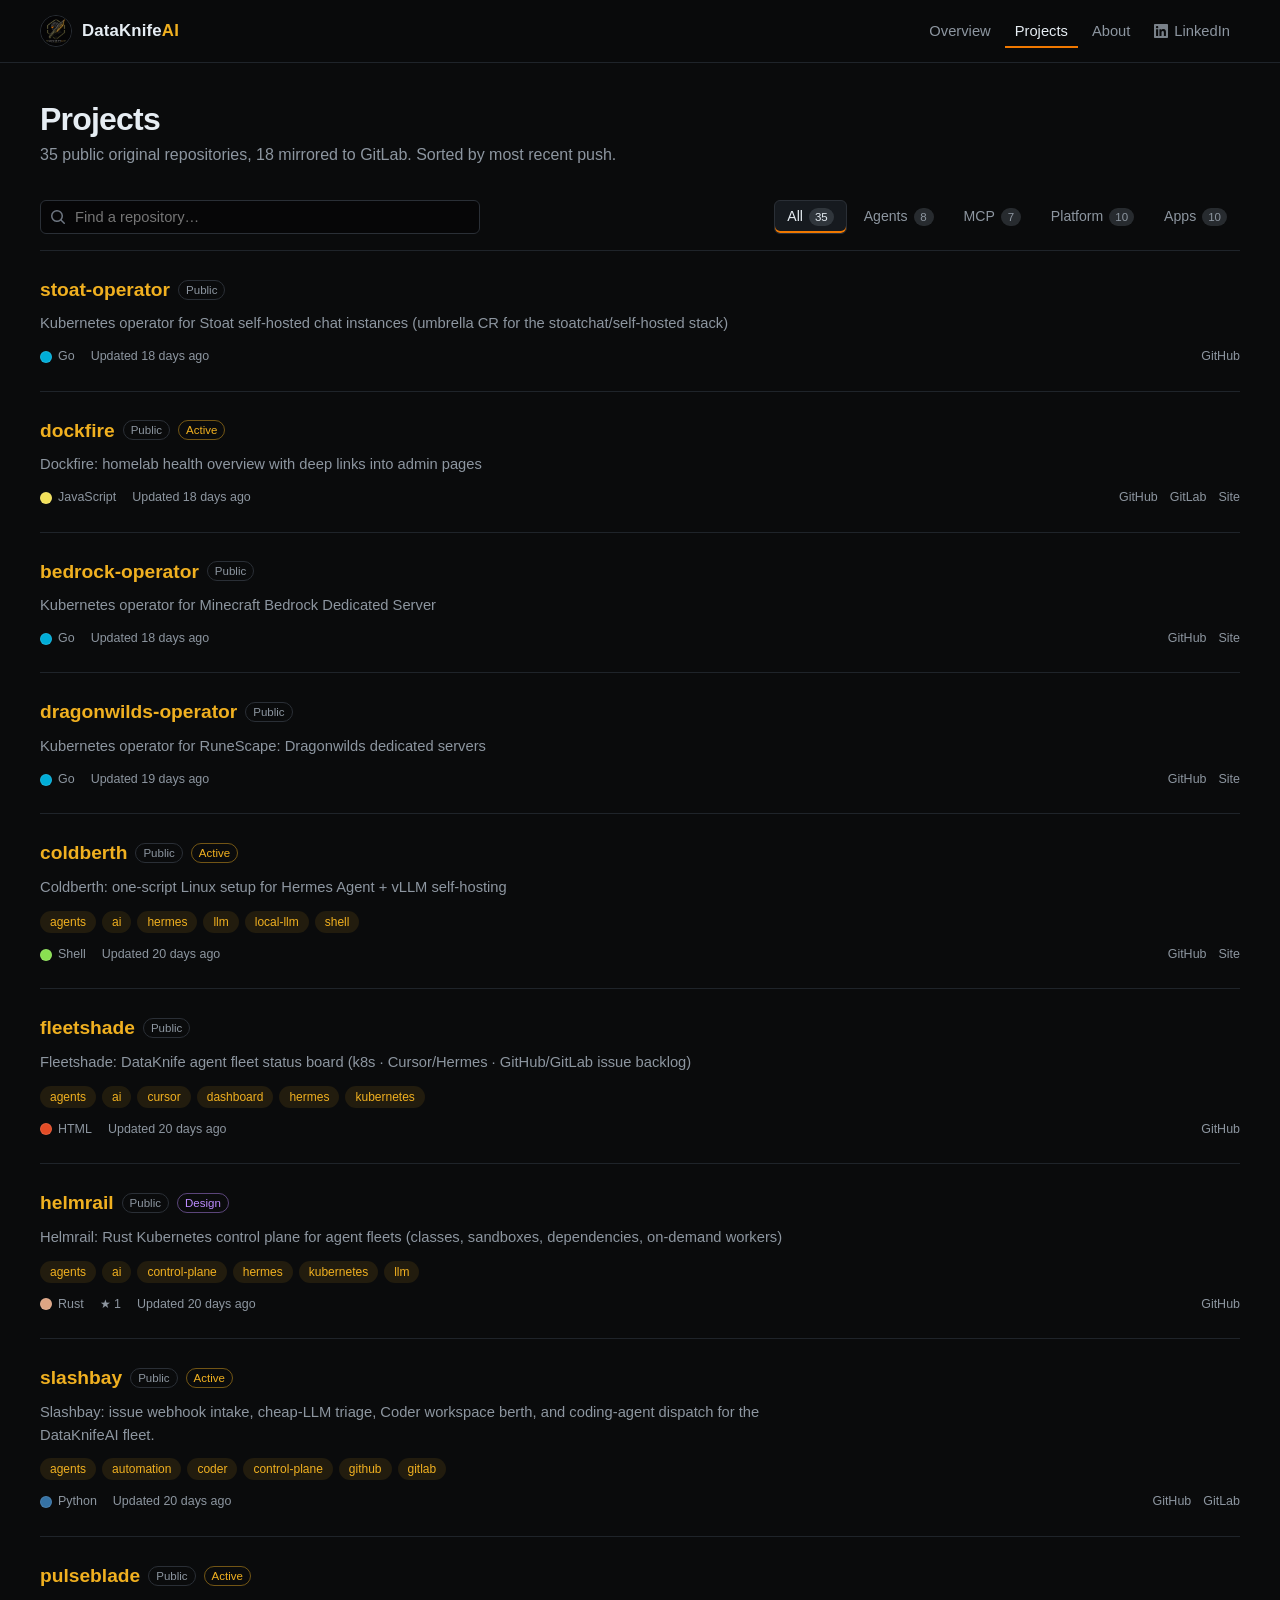
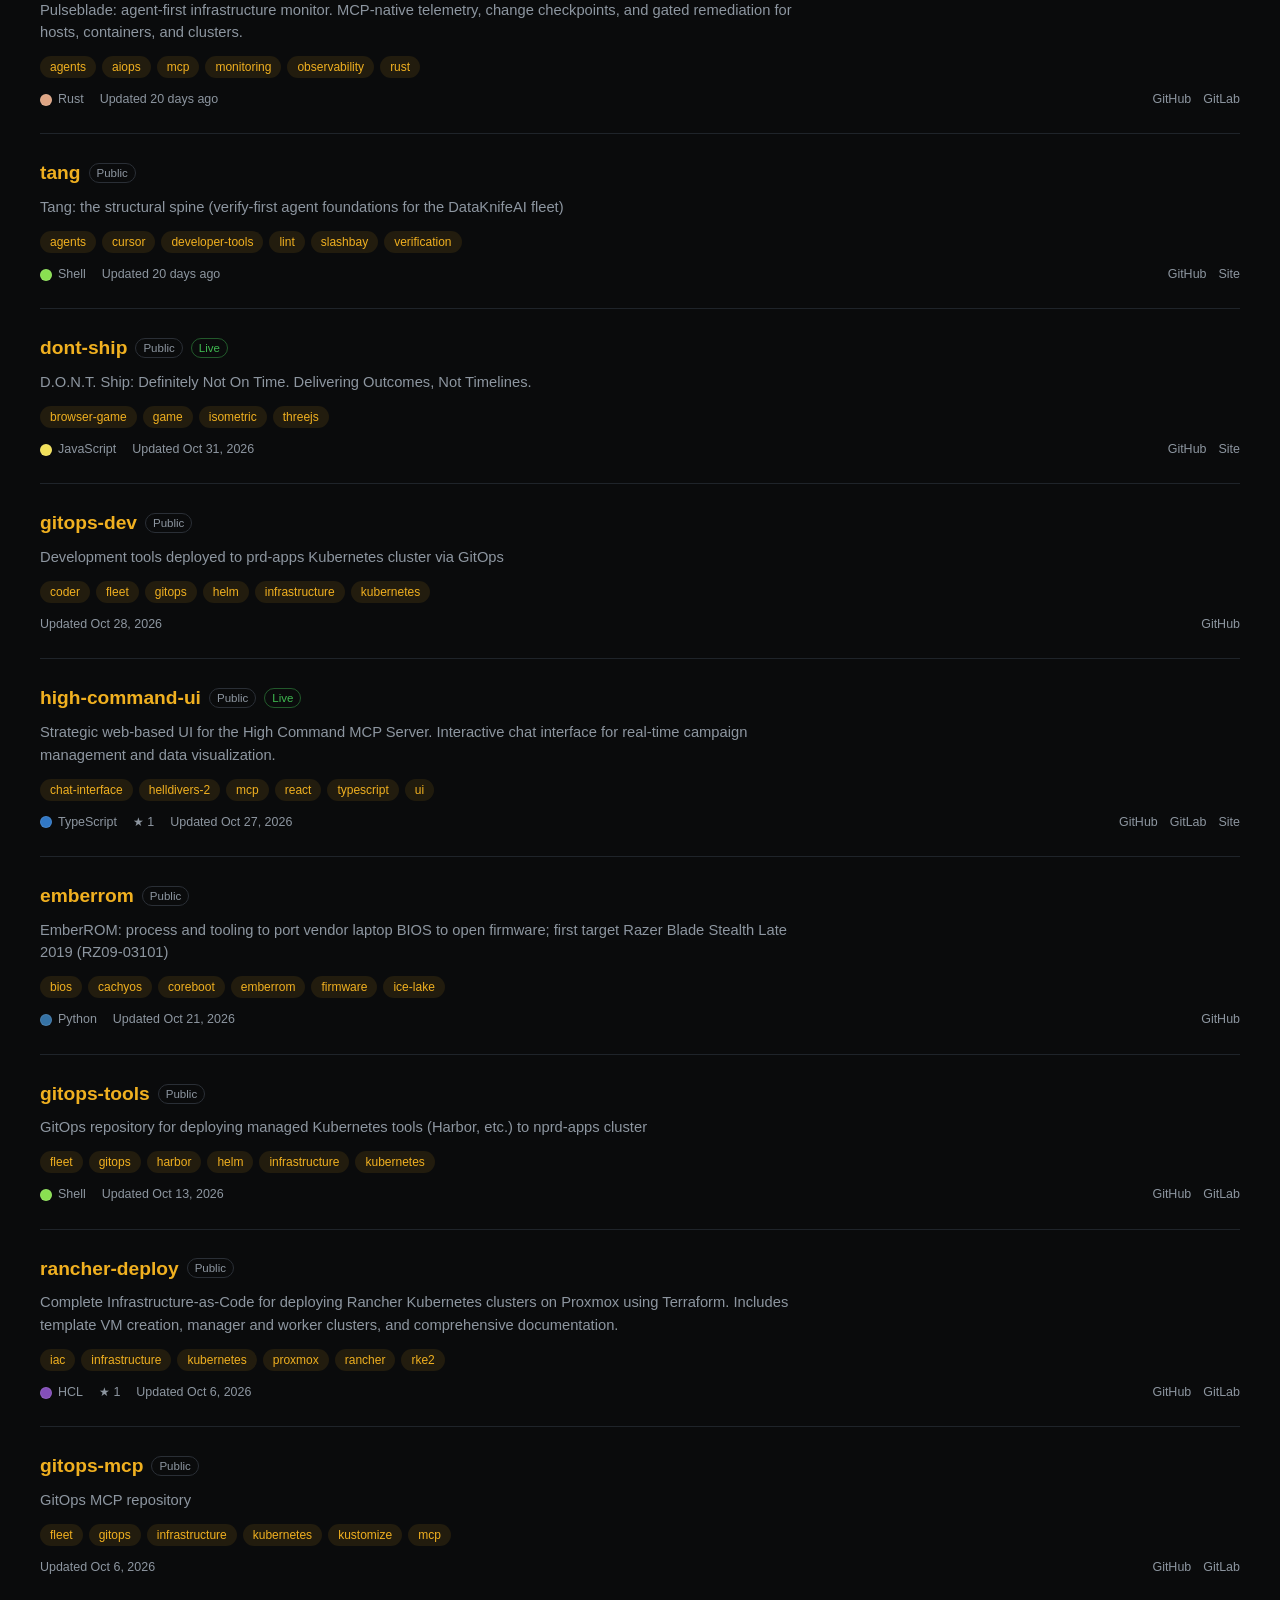
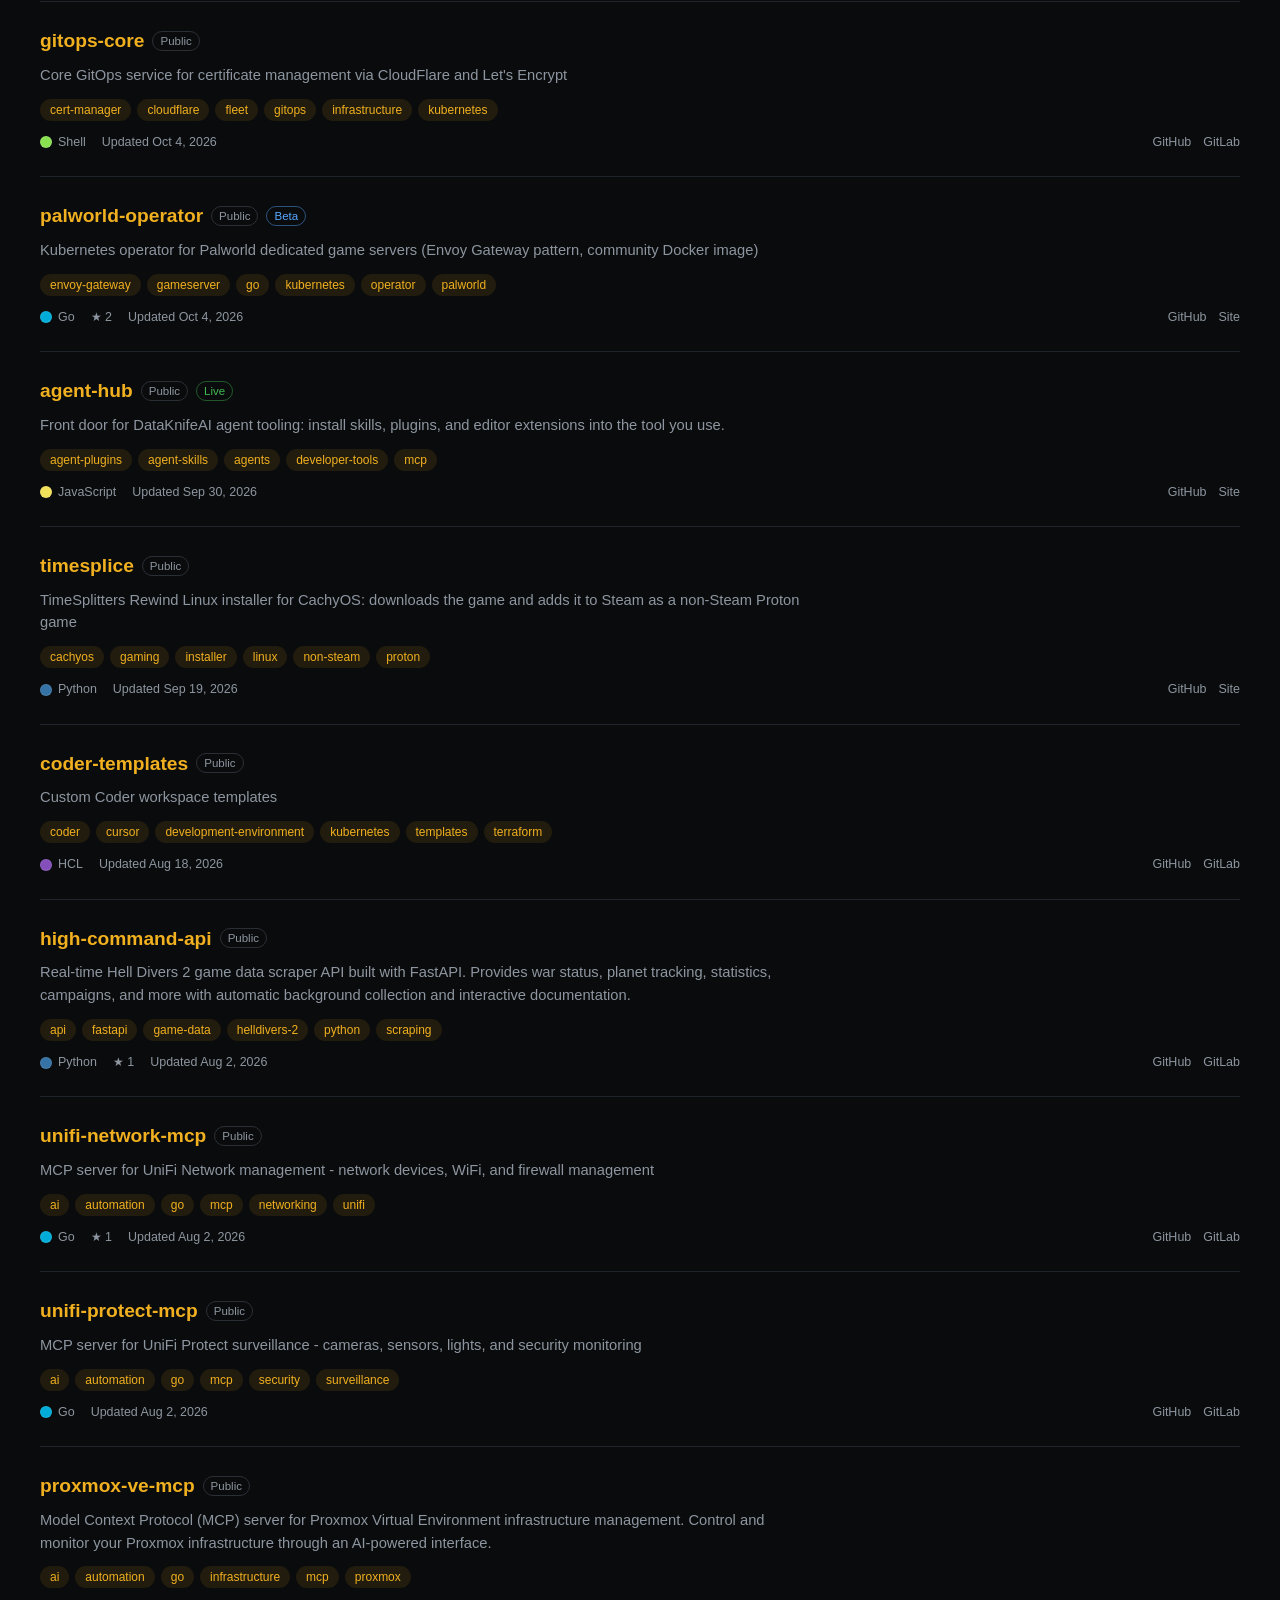
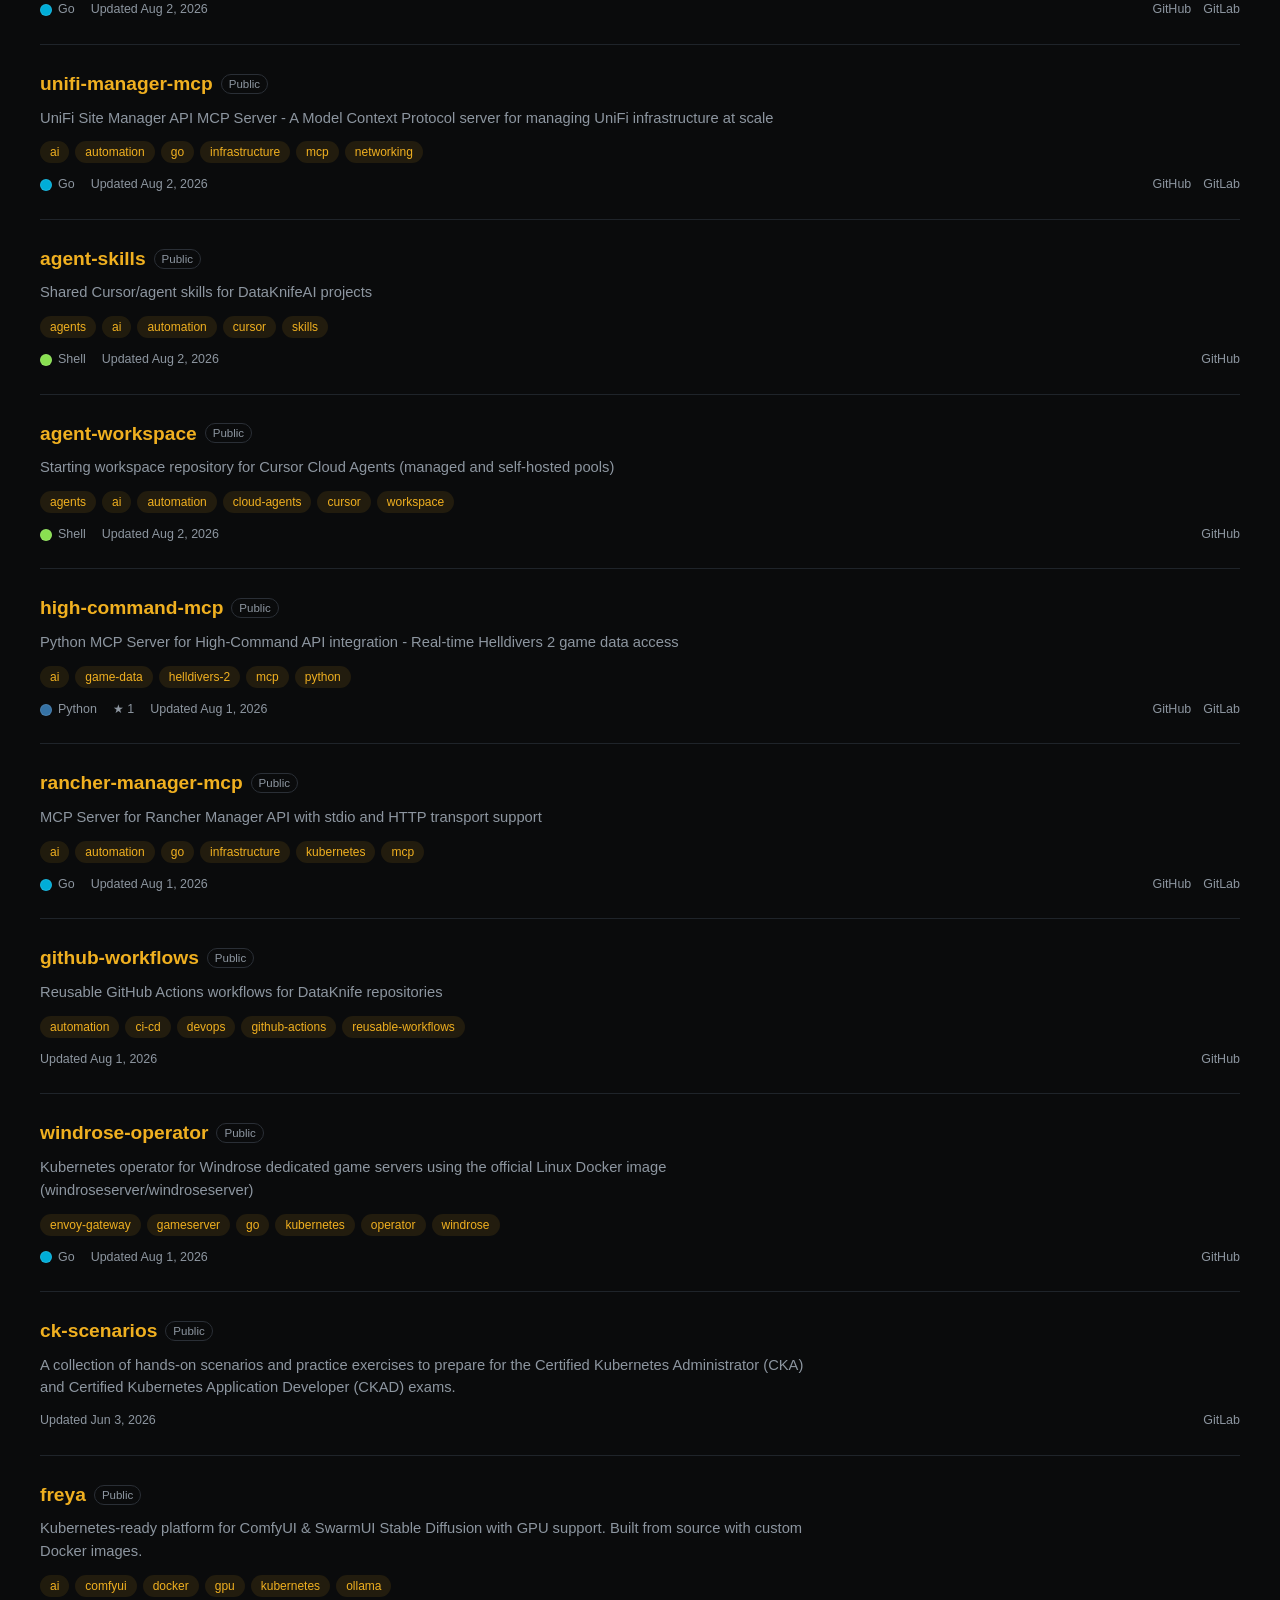
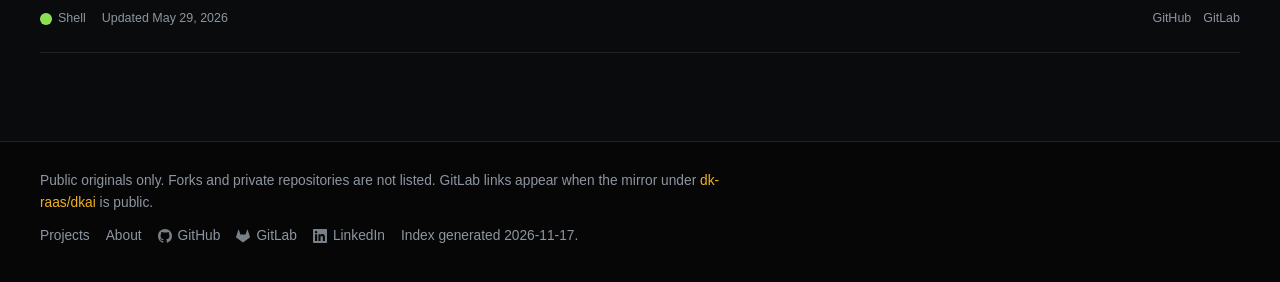
<file: projects.html>
<!DOCTYPE html>
<html lang="en">
  <head>
    <meta charset="utf-8" />
    <meta name="viewport" content="width=device-width, initial-scale=1" />
    <title>Projects · DataKnifeAI</title>
    <meta
      name="description"
      content="Public original DataKnifeAI repositories on GitHub and GitLab: agents, MCP servers, platform, and apps."
    />
    <meta name="theme-color" content="#0a0b0c" />
    <link rel="icon" href="assets/favicon.svg" type="image/svg+xml" />
    <link rel="icon" href="assets/favicon-32.png" type="image/png" sizes="32x32" />
    <link rel="apple-touch-icon" href="assets/apple-touch-icon.png" sizes="180x180" />

    <link rel="canonical" href="https://dataknife.ai/projects.html" />
    <meta property="og:title" content="DataKnifeAI projects" />
    <meta property="og:description" content="Public original repositories from DataKnifeAI." />
    <meta property="og:url" content="https://dataknife.ai/projects.html" />
    <meta property="og:image" content="https://dataknife.ai/assets/og.jpg" />
    <link rel="stylesheet" href="styles.css" />
  </head>
  <body>
    <a class="skip" href="#main">Skip to content</a>

    <header class="site-header">
      <div class="wrap header-row">
        <a class="brand" href="./">
          <img src="assets/dataknifeai-logo-384.png" alt="" width="32" height="32" />
          <span>DataKnife<em>AI</em></span>
        </a>
        <nav class="site-nav" aria-label="Primary">
          <a href="./">Overview</a>
          <a href="projects.html" aria-current="page">Projects</a>
          <a href="about.html">About</a>
          <a href="https://www.linkedin.com/in/lee-chapman-583ab796" target="_blank" rel="noopener noreferrer">
            <svg aria-hidden="true" viewBox="0 0 24 24" width="14" height="14"><path fill="currentColor" d="M20.447 20.452h-3.554v-5.569c0-1.328-.027-3.037-1.852-3.037-1.853 0-2.136 1.445-2.136 2.939v5.667H9.351V9h3.414v1.561h.046c.477-.9 1.637-1.85 3.37-1.85 3.601 0 4.267 2.37 4.267 5.455v6.286zM5.337 7.433c-1.144 0-2.063-.926-2.063-2.065 0-1.138.92-2.063 2.063-2.063 1.14 0 2.064.925 2.064 2.063 0 1.139-.925 2.065-2.064 2.065zm1.782 13.019H3.555V9h3.564v11.452zM22.225 0H1.771C.792 0 0 .774 0 1.729v20.542C0 23.227.792 24 1.771 24h20.451C23.2 24 24 23.227 24 22.271V1.729C24 .774 23.2 0 22.222 0h.003z"/></svg>
            LinkedIn
          </a>
        </nav>
      </div>
    </header>

    <main id="main" class="wrap">
      <header class="page-head">
        <h1>Projects</h1>
        <p class="muted" id="summary">Loading the public index…</p>
      </header>

      <div class="repo-toolbar">
        <label class="search">
          <span class="sr">Find a repository</span>
          <svg aria-hidden="true" viewBox="0 0 16 16" width="16" height="16"><path fill="currentColor" d="M10.68 11.74a6 6 0 0 1-7.922-8.982 6 6 0 0 1 8.982 7.922l3.04 3.04a.749.749 0 0 1-.326 1.275.749.749 0 0 1-.734-.215ZM11.5 7a4.499 4.499 0 1 0-8.997 0A4.499 4.499 0 0 0 11.5 7Z"/></svg>
          <input id="query" type="search" placeholder="Find a repository…" autocomplete="off" />
        </label>
        <div class="tabs" id="filters" role="tablist" aria-label="Categories"></div>
      </div>

      <ul class="repo-list" id="catalog" aria-live="polite"></ul>

      <noscript>
        <p class="muted">
          This list needs JavaScript. The same data is in <a href="projects.json">projects.json</a>,
          or browse <a href="https://github.com/DataKnifeAI" target="_blank" rel="noopener noreferrer">github.com/DataKnifeAI</a>.
        </p>
      </noscript>
    </main>

    <footer class="site-footer">
      <div class="wrap footer-row">
        <p>
          Public originals only. Forks and private repositories are not listed. GitLab links appear
          when the mirror under <a href="https://gitlab.com/dk-raas/dkai" target="_blank" rel="noopener noreferrer">dk-raas/dkai</a> is public.
        </p>
        <p class="footer-links">
          <a href="projects.html">Projects</a>
          <a href="about.html">About</a>
          <a href="https://github.com/DataKnifeAI" target="_blank" rel="noopener noreferrer">
            <svg aria-hidden="true" viewBox="0 0 16 16" width="14" height="14"><path fill="currentColor" d="M8 0c4.42 0 8 3.58 8 8a8.013 8.013 0 0 1-5.45 7.59c-.4.08-.55-.17-.55-.38 0-.27.01-1.13.01-2.2 0-.75-.25-1.23-.54-1.48 1.78-.2 3.65-.88 3.65-3.95 0-.88-.31-1.59-.82-2.15.08-.2.36-1.02-.08-2.12 0 0-.67-.22-2.2.82-.64-.18-1.32-.27-2-.27-.68 0-1.36.09-2 .27-1.53-1.03-2.2-.82-2.2-.82-.44 1.1-.16 1.92-.08 2.12-.51.56-.82 1.28-.82 2.15 0 3.06 1.86 3.75 3.64 3.95-.23.2-.44.55-.51 1.07-.46.21-1.61.55-2.33-.66-.15-.24-.6-.83-1.23-.82-.67.01-.27.38.01.53.34.19.73.9.82 1.13.16.45.68 1.31 2.69.94 0 .67.01 1.3.01 1.49 0 .21-.15.45-.55.38A7.995 7.995 0 0 1 0 8c0-4.42 3.58-8 8-8Z"/></svg>
            GitHub
          </a>
          <a href="https://gitlab.com/dk-raas/dkai" target="_blank" rel="noopener noreferrer">
            <svg aria-hidden="true" viewBox="0 0 24 24" width="14" height="14"><path fill="currentColor" d="M23.955 13.587l-1.342-4.135-2.664-8.189a.455.455 0 0 0-.867 0L16.418 9.45H7.582L4.918 1.263a.455.455 0 0 0-.867 0L1.386 9.452.044 13.587a.924.924 0 0 0 .331 1.023L12 23.054l11.625-8.443a.92.92 0 0 0 .33-1.024"/></svg>
            GitLab
          </a>
          <a href="https://www.linkedin.com/in/lee-chapman-583ab796" target="_blank" rel="noopener noreferrer">
            <svg aria-hidden="true" viewBox="0 0 24 24" width="14" height="14"><path fill="currentColor" d="M20.447 20.452h-3.554v-5.569c0-1.328-.027-3.037-1.852-3.037-1.853 0-2.136 1.445-2.136 2.939v5.667H9.351V9h3.414v1.561h.046c.477-.9 1.637-1.85 3.37-1.85 3.601 0 4.267 2.37 4.267 5.455v6.286zM5.337 7.433c-1.144 0-2.063-.926-2.063-2.065 0-1.138.92-2.063 2.063-2.063 1.14 0 2.064.925 2.064 2.063 0 1.139-.925 2.065-2.064 2.065zm1.782 13.019H3.555V9h3.564v11.452zM22.225 0H1.771C.792 0 0 .774 0 1.729v20.542C0 23.227.792 24 1.771 24h20.451C23.2 24 24 23.227 24 22.271V1.729C24 .774 23.2 0 22.222 0h.003z"/></svg>
            LinkedIn
          </a>
          <span class="muted" id="generated"></span>
        </p>
      </div>
    </footer>

    <script src="shared.js"></script>
    <script src="catalog.js"></script>
  </body>
</html>
</file>
<file: styles.css>
:root {
  color-scheme: dark;
  --bg: #0a0b0c;
  --bg-inset: #060607;
  --surface: #111317;
  --surface-2: #161a1f;
  --border: #2a2f36;
  --border-muted: #1f242a;
  --fg: #e6edf3;
  --fg-muted: #8d96a0;
  --fg-subtle: #6e7681;
  --olive: #5a5a36;
  --olive-bright: #8a8a4e;
  --amber: #f0b020;
  --orange: #f07800;
  --link: #f0b020;
  --green: #3fb950;
  --blue: #58a6ff;
  --purple: #bc8cff;
  --radius: 6px;
  --radius-lg: 12px;
  --sans: -apple-system, BlinkMacSystemFont, "Segoe UI", "Noto Sans", Helvetica, Arial, sans-serif;
  --mono: ui-monospace, SFMono-Regular, "SF Mono", Menlo, Consolas, "Liberation Mono", monospace;
  --wrap: 1200px;
}

*,
*::before,
*::after {
  box-sizing: border-box;
}

html {
  scroll-behavior: smooth;
}

body {
  margin: 0;
  background: var(--bg);
  color: var(--fg);
  font-family: var(--sans);
  font-size: 16px;
  line-height: 1.55;
  -webkit-font-smoothing: antialiased;
}

a {
  color: var(--link);
  text-decoration: none;
}

a:hover {
  text-decoration: underline;
}

img {
  max-width: 100%;
  display: block;
}

code {
  font-family: var(--mono);
  font-size: 0.86em;
  padding: 0.12em 0.4em;
  border-radius: var(--radius);
  background: rgba(110, 118, 129, 0.2);
}

.wrap {
  width: min(var(--wrap), calc(100% - 48px));
  margin-inline: auto;
}

.muted {
  color: var(--fg-muted);
}

.skip {
  position: absolute;
  left: 12px;
  top: -40px;
  z-index: 10;
  padding: 6px 12px;
  border-radius: var(--radius);
  background: var(--amber);
  color: #111;
}

.skip:focus {
  top: 12px;
}

.sr {
  position: absolute;
  width: 1px;
  height: 1px;
  overflow: hidden;
  clip: rect(0, 0, 0, 0);
  white-space: nowrap;
}

:focus-visible {
  outline: 2px solid var(--amber);
  outline-offset: 2px;
  border-radius: 4px;
}

/* Header */

.site-header {
  position: sticky;
  top: 0;
  z-index: 5;
  background: rgba(10, 11, 12, 0.88);
  backdrop-filter: saturate(160%) blur(10px);
  border-bottom: 1px solid var(--border-muted);
}

.header-row {
  display: flex;
  align-items: center;
  justify-content: space-between;
  gap: 16px;
  min-height: 62px;
}

.brand {
  display: inline-flex;
  align-items: center;
  gap: 10px;
  color: var(--fg);
  font-weight: 600;
  font-size: 1.05rem;
  letter-spacing: 0.01em;
}

.brand:hover {
  text-decoration: none;
}

.brand img {
  width: 32px;
  height: 32px;
  border-radius: 50%;
  border: 1px solid var(--border);
}

.brand em {
  font-style: normal;
  color: var(--amber);
}

.site-nav {
  display: flex;
  gap: 4px;
}

.site-nav a {
  display: inline-flex;
  align-items: center;
  gap: 6px;
  color: var(--fg-muted);
  padding: 6px 10px;
  border-radius: var(--radius);
  font-size: 0.92rem;
}

.site-nav a svg {
  flex-shrink: 0;
  opacity: 0.85;
}

.site-nav a:hover {
  color: var(--fg);
  background: var(--surface-2);
  text-decoration: none;
}

.site-nav a[aria-current="page"] {
  color: var(--fg);
  box-shadow: inset 0 -2px 0 var(--orange);
  border-radius: 0;
}

/* Buttons */

.btn {
  display: inline-flex;
  align-items: center;
  gap: 8px;
  padding: 7px 16px;
  border: 1px solid var(--border);
  border-radius: var(--radius);
  background: var(--surface-2);
  color: var(--fg);
  font-size: 0.92rem;
  font-weight: 500;
  line-height: 20px;
}

.btn:hover {
  background: #1f252c;
  border-color: #3b424b;
  text-decoration: none;
}

.btn-primary {
  background: var(--amber);
  border-color: rgba(0, 0, 0, 0.2);
  color: #16130a;
}

.btn-primary:hover {
  background: #ffc23a;
  border-color: rgba(0, 0, 0, 0.2);
}

.btn-small {
  padding: 4px 12px;
  font-size: 0.85rem;
}

/* Hero */

.hero {
  position: relative;
  overflow: hidden;
  border-bottom: 1px solid var(--border-muted);
  background:
    radial-gradient(900px 420px at 78% 40%, rgba(240, 176, 32, 0.1), transparent 70%),
    radial-gradient(700px 500px at 10% 0%, rgba(90, 90, 54, 0.22), transparent 70%),
    var(--bg-inset);
}

.hero::before {
  content: "";
  position: absolute;
  inset: 0;
  background-image:
    linear-gradient(rgba(138, 138, 78, 0.07) 1px, transparent 1px),
    linear-gradient(90deg, rgba(138, 138, 78, 0.07) 1px, transparent 1px);
  background-size: 48px 48px;
  mask-image: radial-gradient(ellipse at 60% 40%, #000 20%, transparent 75%);
  pointer-events: none;
}

.hero-grid {
  position: relative;
  display: grid;
  grid-template-columns: minmax(0, 1.25fr) minmax(0, 0.75fr);
  align-items: center;
  gap: 48px;
  padding: 88px 0 80px;
}

.eyebrow {
  margin: 0 0 16px;
  font-family: var(--mono);
  font-size: 0.8rem;
  letter-spacing: 0.08em;
  text-transform: uppercase;
  color: var(--olive-bright);
}

h1 {
  margin: 0;
  font-size: clamp(2.4rem, 5vw, 3.9rem);
  line-height: 1.06;
  letter-spacing: -0.025em;
  font-weight: 650;
}

.lede {
  margin: 22px 0 0;
  max-width: 40rem;
  font-size: 1.15rem;
  color: var(--fg-muted);
}

.actions {
  display: flex;
  flex-wrap: wrap;
  gap: 12px;
  margin-top: 32px;
}

.hero-mark {
  margin: 0;
  justify-self: center;
  position: relative;
}

.hero-mark::after {
  content: "";
  position: absolute;
  inset: 12%;
  z-index: -1;
  border-radius: 50%;
  background: radial-gradient(circle, rgba(240, 176, 32, 0.25), transparent 70%);
  filter: blur(30px);
}

.hero-mark img {
  width: min(360px, 100%);
  height: auto;
  border-radius: var(--radius-lg);
  mix-blend-mode: lighten;
}

/* North star */

.north-star {
  margin-top: -36px;
  position: relative;
}

.callout {
  padding: 20px 24px;
  border: 1px solid var(--border);
  border-left: 4px solid var(--amber);
  border-radius: var(--radius);
  background: var(--surface);
  box-shadow: 0 12px 32px rgba(0, 0, 0, 0.45);
}

.callout h2 {
  margin: 0 0 6px;
  font-size: 0.85rem;
  font-family: var(--mono);
  letter-spacing: 0.06em;
  text-transform: uppercase;
  color: var(--amber);
}

.callout p {
  margin: 0;
  font-size: 1.08rem;
  max-width: 62rem;
}

/* Sections */

.section {
  padding-top: 72px;
}

.section-head {
  margin-bottom: 22px;
  padding-bottom: 12px;
  border-bottom: 1px solid var(--border-muted);
}

.section-head h2 {
  margin: 0;
  font-size: 1.5rem;
  font-weight: 600;
  letter-spacing: -0.01em;
}

.section-head p {
  margin: 4px 0 0;
  color: var(--fg-muted);
}

.section-head-row {
  display: flex;
  align-items: end;
  justify-content: space-between;
  gap: 16px;
}

/* Features */

.feature {
  border: 1px solid var(--border);
  border-radius: var(--radius-lg);
  background: var(--surface);
  overflow: hidden;
}

.feature-lead {
  display: grid;
  grid-template-columns: minmax(0, 0.95fr) minmax(0, 1.05fr);
}

.feature-media {
  position: relative;
  min-height: 100%;
  background: var(--bg-inset);
}

.feature-media img {
  width: 100%;
  height: 100%;
  object-fit: cover;
  object-position: 12% center;
}

.feature-body {
  padding: 28px;
}

.feature-kicker {
  margin: 0 0 6px;
  font-family: var(--mono);
  font-size: 0.78rem;
  letter-spacing: 0.05em;
  text-transform: uppercase;
  color: var(--olive-bright);
}

.feature h3 {
  display: flex;
  flex-wrap: wrap;
  align-items: center;
  gap: 10px;
  margin: 0 0 10px;
  font-size: 1.45rem;
  font-weight: 600;
}

.feature h3 a {
  color: var(--fg);
}

.feature p {
  color: var(--fg-muted);
}

.pipeline {
  display: grid;
  grid-template-columns: repeat(5, minmax(0, 1fr));
  gap: 0;
  margin: 22px 0;
  padding: 0;
  list-style: none;
  counter-reset: stage;
}

.pipeline li {
  position: relative;
  padding: 12px 10px 0 0;
  border-top: 2px solid var(--olive);
  font-size: 0.8rem;
  color: var(--fg-muted);
  line-height: 1.35;
}

.pipeline li::before {
  counter-increment: stage;
  content: counter(stage);
  position: absolute;
  top: -11px;
  left: 0;
  display: grid;
  place-items: center;
  width: 20px;
  height: 20px;
  border-radius: 50%;
  background: var(--bg);
  border: 2px solid var(--amber);
  color: var(--amber);
  font-size: 0.68rem;
  font-weight: 700;
  font-family: var(--mono);
}

.pipeline li span {
  display: block;
  margin: 6px 0 2px;
  color: var(--fg);
  font-weight: 600;
  font-size: 0.86rem;
}

.repo-trio {
  display: grid;
  gap: 10px;
  margin: 0;
  padding: 0;
  list-style: none;
}

.repo-trio li {
  display: grid;
  grid-template-columns: auto auto 1fr;
  align-items: baseline;
  gap: 4px 10px;
  padding: 10px 12px;
  border: 1px solid var(--border-muted);
  border-radius: var(--radius);
  background: var(--bg-inset);
}

.repo-trio a {
  font-family: var(--mono);
  font-weight: 600;
  font-size: 0.92rem;
}

.repo-trio p {
  grid-column: 1 / -1;
  margin: 0;
  font-size: 0.88rem;
}

.feature + .feature,
.feature + .feature-pair,
.feature-lead + .feature,
.feature-lead + .feature-pair,
.feature-pair + .feature,
.feature-pair + .feature-pair {
  margin-top: 16px;
}

.feature-media-stack {
  display: grid;
  grid-template-columns: repeat(2, minmax(0, 1fr));
  grid-template-rows: auto 1fr;
  gap: 2px;
}

.feature-media.feature-media-stack img {
  aspect-ratio: 16 / 9;
  object-position: center;
}

.feature-media.feature-media-stack img:first-child {
  grid-column: 1 / -1;
  height: auto;
}

.feature-pair {
  display: grid;
  grid-template-columns: repeat(2, minmax(0, 1fr));
  gap: 16px;
}

.feature-pair .feature-body {
  display: flex;
  flex-direction: column;
  height: 100%;
}

.feature-pair .repo-trio {
  margin-top: 16px;
}

.repo-trio .repo-muted {
  font-family: var(--mono);
  font-weight: 600;
  font-size: 0.92rem;
  color: var(--fg-muted);
}

.repo-trio .muted-sep {
  color: var(--fg-muted);
  font-size: 0.85rem;
}

.feature-links {
  display: flex;
  flex-wrap: wrap;
  gap: 8px 18px;
  margin: auto 0 0;
  padding-top: 16px;
  font-size: 0.92rem;
}

.code,
.terminal {
  margin: 4px 0 0;
  padding: 16px;
  border: 1px solid var(--border-muted);
  border-radius: var(--radius);
  background: var(--bg-inset);
  font-family: var(--mono);
  font-size: 0.82rem;
  line-height: 1.6;
  overflow-x: auto;
  color: var(--fg);
}

.code code {
  padding: 0;
  background: none;
  font-size: inherit;
}

.code .k {
  color: #7ee787;
}

.code .v {
  color: #79c0ff;
}

.code .s {
  color: #a5d6ff;
}

.terminal p {
  margin: 0;
  color: var(--fg);
}

.terminal .dim {
  color: var(--fg-subtle);
}

.terminal .gap {
  margin-top: 12px;
}

.terminal .cursor {
  display: inline-block;
  width: 0.55em;
  height: 1.05em;
  margin-left: 4px;
  vertical-align: text-bottom;
  background: var(--amber);
  animation: blink 1.1s steps(1) infinite;
}

@keyframes blink {
  50% {
    opacity: 0;
  }
}

.terminal .prompt {
  color: var(--amber);
  margin-right: 6px;
}

/* Status + labels */

.status,
.visibility {
  display: inline-block;
  padding: 0 7px;
  border: 1px solid var(--border);
  border-radius: 2em;
  font-size: 0.72rem;
  font-weight: 500;
  line-height: 18px;
  color: var(--fg-muted);
  font-family: var(--sans);
  white-space: nowrap;
}

.status-live {
  color: var(--green);
  border-color: rgba(63, 185, 80, 0.45);
}

.status-active {
  color: var(--amber);
  border-color: rgba(240, 176, 32, 0.45);
}

.status-beta {
  color: var(--blue);
  border-color: rgba(88, 166, 255, 0.45);
}

.status-design {
  color: var(--purple);
  border-color: rgba(188, 140, 255, 0.45);
}

/* Layers */

.layers {
  display: grid;
  grid-template-columns: repeat(4, minmax(0, 1fr));
  gap: 16px;
}

.layers article {
  position: relative;
  padding: 20px;
  border: 1px solid var(--border);
  border-radius: var(--radius-lg);
  background: linear-gradient(180deg, var(--surface), var(--bg));
}

.layers article::before {
  content: "";
  position: absolute;
  top: -1px;
  left: 20px;
  width: 36px;
  height: 2px;
  background: var(--amber);
}

.layers h3 {
  margin: 0 0 8px;
  font-size: 1.02rem;
}

.layers p {
  margin: 0;
  color: var(--fg-muted);
  font-size: 0.92rem;
}

.layers .layer-repos {
  display: flex;
  flex-wrap: wrap;
  gap: 6px;
  margin-top: 14px;
}

.layer-repos a,
.topics span {
  display: inline-block;
  padding: 0 10px;
  border-radius: 2em;
  background: rgba(240, 176, 32, 0.1);
  color: var(--amber);
  font-size: 0.75rem;
  font-weight: 500;
  line-height: 22px;
}

.layer-repos a:hover {
  background: var(--amber);
  color: #16130a;
  text-decoration: none;
}

/* Repo cards (GitHub pinned style) */

.repo-grid {
  display: grid;
  grid-template-columns: repeat(3, minmax(0, 1fr));
  gap: 16px;
}

.repo-card {
  display: flex;
  flex-direction: column;
  padding: 16px;
  border: 1px solid var(--border);
  border-radius: var(--radius);
  background: var(--surface);
}

.repo-card:hover {
  border-color: #3b424b;
}

.repo-name {
  display: flex;
  flex-wrap: wrap;
  align-items: center;
  gap: 8px;
  margin: 0;
  font-size: 0.98rem;
  font-weight: 600;
}

.repo-desc {
  margin: 8px 0 12px;
  color: var(--fg-muted);
  font-size: 0.88rem;
}

.repo-card .repo-desc {
  flex: 1;
}

.repo-meta {
  display: flex;
  flex-wrap: wrap;
  align-items: center;
  gap: 6px 16px;
  margin: 0;
  color: var(--fg-muted);
  font-size: 0.78rem;
}

.lang {
  display: inline-flex;
  align-items: center;
  gap: 6px;
}

.lang-dot {
  width: 12px;
  height: 12px;
  border-radius: 50%;
  border: 1px solid rgba(255, 255, 255, 0.1);
}

.hosts {
  display: inline-flex;
  gap: 12px;
  margin-left: auto;
}

.hosts a {
  color: var(--fg-muted);
}

.hosts a:hover {
  color: var(--amber);
}

/* Principles */

.principles {
  display: grid;
  grid-template-columns: repeat(4, minmax(0, 1fr));
  gap: 0;
  margin: 0;
  border: 1px solid var(--border);
  border-radius: var(--radius-lg);
  overflow: hidden;
}

.principles div {
  padding: 20px;
  background: var(--surface);
  border-right: 1px solid var(--border-muted);
}

.principles div:last-child {
  border-right: 0;
}

.principles dt {
  font-weight: 600;
  margin-bottom: 6px;
}

.principles dt::before {
  content: "▸ ";
  color: var(--amber);
}

.principles dd {
  margin: 0;
  color: var(--fg-muted);
  font-size: 0.92rem;
}

/* Projects page */

.page-head {
  padding: 40px 0 16px;
}

.page-head h1 {
  font-size: 2rem;
}

.page-head p {
  margin: 6px 0 0;
}

.about-page {
  padding-bottom: 48px;
}

.about-section {
  padding-top: 40px;
  max-width: 44rem;
}

.about-section:first-of-type {
  padding-top: 16px;
}

.about-prose p {
  margin: 0 0 1rem;
  line-height: 1.65;
  color: var(--fg-muted);
}

.about-prose p:last-child {
  margin-bottom: 0;
}

.about-timeline,
.about-skills,
.about-edu {
  margin: 0;
  padding: 0;
  list-style: none;
}

.about-timeline li,
.about-edu li {
  margin: 0 0 16px;
  padding-bottom: 16px;
  border-bottom: 1px solid var(--border-muted);
}

.about-timeline li:last-child,
.about-edu li:last-child,
.about-skills li:last-child {
  margin-bottom: 0;
  padding-bottom: 0;
  border-bottom: none;
}

.about-timeline span,
.about-edu span {
  display: block;
  margin-top: 4px;
  color: var(--fg-muted);
  line-height: 1.5;
  font-size: 0.95rem;
}

.about-skills li {
  margin: 0 0 10px;
  color: var(--fg-muted);
  line-height: 1.5;
}

.about-skills strong,
.about-timeline strong,
.about-edu strong {
  color: var(--fg);
  font-weight: 600;
}

.about-links .actions {
  margin-top: 8px;
}

.about-actions {
  padding-top: 36px;
  padding-bottom: 72px;
}

.repo-toolbar {
  display: flex;
  flex-wrap: wrap;
  align-items: center;
  justify-content: space-between;
  gap: 12px;
  padding: 16px 0;
  border-bottom: 1px solid var(--border-muted);
}

.search {
  position: relative;
  flex: 1 1 280px;
  max-width: 440px;
}

.search svg {
  position: absolute;
  left: 10px;
  top: 50%;
  transform: translateY(-50%);
  color: var(--fg-subtle);
}

.search input {
  width: 100%;
  padding: 6px 12px 6px 34px;
  border: 1px solid var(--border);
  border-radius: var(--radius);
  background: var(--bg-inset);
  color: var(--fg);
  font: inherit;
  font-size: 0.92rem;
  line-height: 20px;
}

.search input:focus {
  outline: none;
  border-color: var(--amber);
  box-shadow: 0 0 0 3px rgba(240, 176, 32, 0.25);
}

.tabs {
  display: flex;
  flex-wrap: wrap;
  gap: 4px;
}

.tabs button {
  display: inline-flex;
  align-items: center;
  gap: 6px;
  padding: 5px 12px;
  border: 1px solid transparent;
  border-radius: var(--radius);
  background: transparent;
  color: var(--fg-muted);
  font: inherit;
  font-size: 0.88rem;
  cursor: pointer;
}

.tabs button:hover {
  color: var(--fg);
  background: var(--surface-2);
}

.tabs button[aria-selected="true"] {
  color: var(--fg);
  border-color: var(--border);
  background: var(--surface-2);
  box-shadow: inset 0 -2px 0 var(--orange);
}

.count {
  min-width: 20px;
  padding: 0 6px;
  border-radius: 2em;
  background: rgba(110, 118, 129, 0.3);
  font-size: 0.72rem;
  font-weight: 500;
  line-height: 18px;
  text-align: center;
}

.repo-list {
  margin: 0;
  padding: 0;
  list-style: none;
}

.repo-row {
  padding: 24px 0;
  border-bottom: 1px solid var(--border-muted);
}

.repo-row .repo-name {
  font-size: 1.2rem;
}

.repo-row .repo-desc {
  max-width: 48rem;
  font-size: 0.92rem;
}

.topics {
  display: flex;
  flex-wrap: wrap;
  gap: 6px;
  margin: 0 0 12px;
}

.repo-empty {
  padding: 48px 0;
  text-align: center;
  color: var(--fg-muted);
}

/* Footer */

.site-footer {
  margin-top: 88px;
  border-top: 1px solid var(--border-muted);
  background: var(--bg-inset);
}

.footer-row {
  display: flex;
  flex-wrap: wrap;
  justify-content: space-between;
  gap: 12px 32px;
  padding: 28px 0 36px;
  font-size: 0.86rem;
  color: var(--fg-muted);
}

.footer-row p {
  margin: 0;
  max-width: 44rem;
}

.footer-links {
  display: flex;
  flex-wrap: wrap;
  gap: 4px 16px;
  align-items: center;
}

.footer-links a {
  display: inline-flex;
  align-items: center;
  gap: 6px;
  color: var(--fg-muted);
}

.footer-links a:hover {
  color: var(--fg);
  text-decoration: none;
}

.footer-links a svg {
  flex-shrink: 0;
  opacity: 0.85;
}

/* Responsive */

@media (max-width: 1000px) {
  .layers,
  .principles {
    grid-template-columns: repeat(2, minmax(0, 1fr));
  }

  .principles div:nth-child(2) {
    border-right: 0;
  }

  .principles div:nth-child(-n + 2) {
    border-bottom: 1px solid var(--border-muted);
  }

  .repo-grid {
    grid-template-columns: repeat(2, minmax(0, 1fr));
  }

  .feature-lead {
    grid-template-columns: 1fr;
  }

  .feature-media img {
    aspect-ratio: 16 / 8;
  }
}

@media (max-width: 720px) {
  .wrap {
    width: calc(100% - 32px);
  }

  /* Keep Overview / Projects / About; hide external social links on small screens */
  .site-nav a:nth-child(n + 4) {
    display: none;
  }

  .hero-grid {
    grid-template-columns: 1fr;
    gap: 24px;
    padding: 48px 0 64px;
  }

  .hero-mark {
    order: -1;
    justify-self: start;
  }

  .hero-mark img {
    width: 120px;
  }

  .feature-pair,
  .layers,
  .principles,
  .repo-grid {
    grid-template-columns: 1fr;
  }

  .principles div {
    border-right: 0;
    border-bottom: 1px solid var(--border-muted);
  }

  .principles div:last-child {
    border-bottom: 0;
  }

  .pipeline {
    grid-template-columns: 1fr;
    gap: 14px;
    border-left: 2px solid var(--olive);
    margin-left: 10px;
    padding-left: 20px;
  }

  .pipeline li {
    border-top: 0;
    padding: 0;
  }

  .pipeline li::before {
    top: 2px;
    left: -32px;
  }

  .pipeline li span {
    margin-top: 0;
  }

  .feature-body {
    padding: 20px;
  }

  .hosts {
    margin-left: 0;
  }
}

.about-stub {
  max-width: 40rem;
  padding: 8px 0 64px;
}

.about-lede {
  margin: 0 0 24px;
  font-size: 1.15rem;
  line-height: 1.55;
  color: var(--fg-muted);
}

.about-actions {
  display: flex;
  flex-wrap: wrap;
  gap: 10px;
  margin-bottom: 20px;
}

.about-note {
  margin: 0;
  font-size: 0.9rem;
}

@media (prefers-reduced-motion: reduce) {
  html {
    scroll-behavior: auto;
  }

  .terminal .cursor {
    animation: none;
  }
}
</file>
